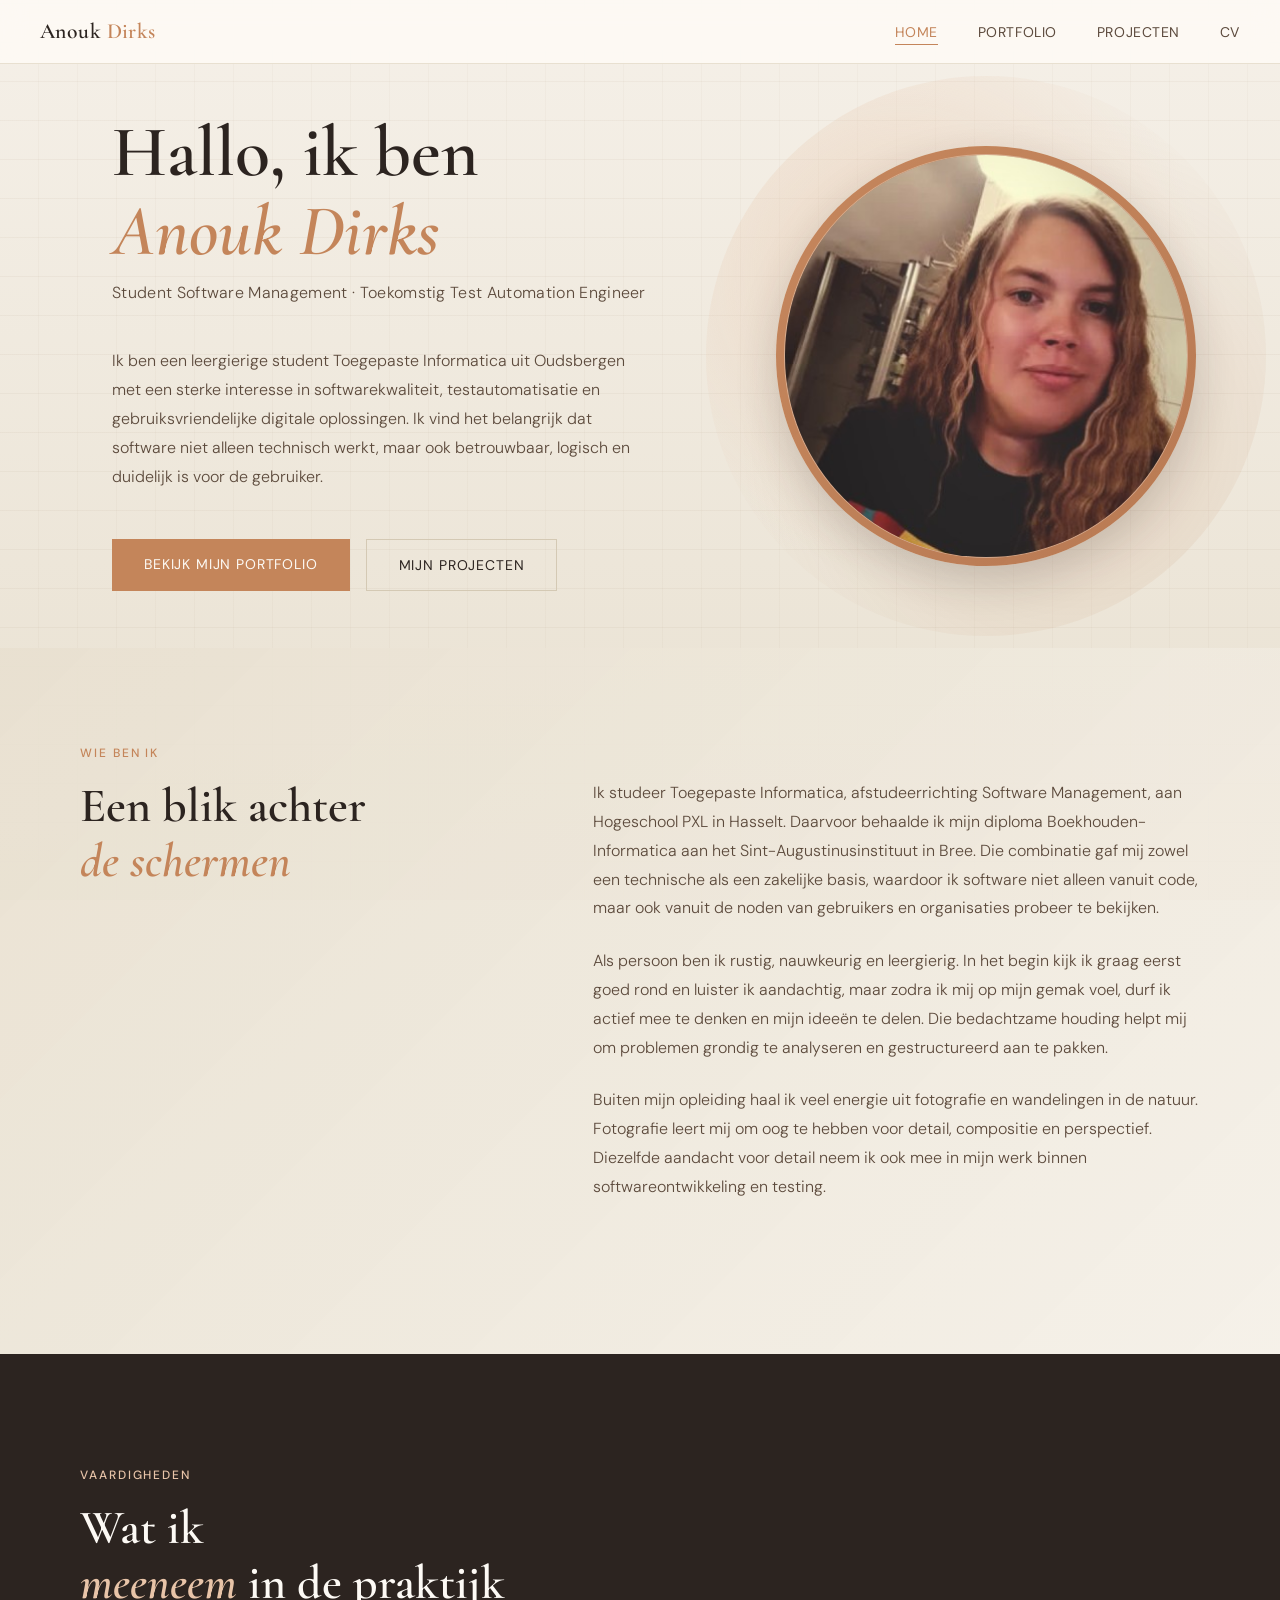
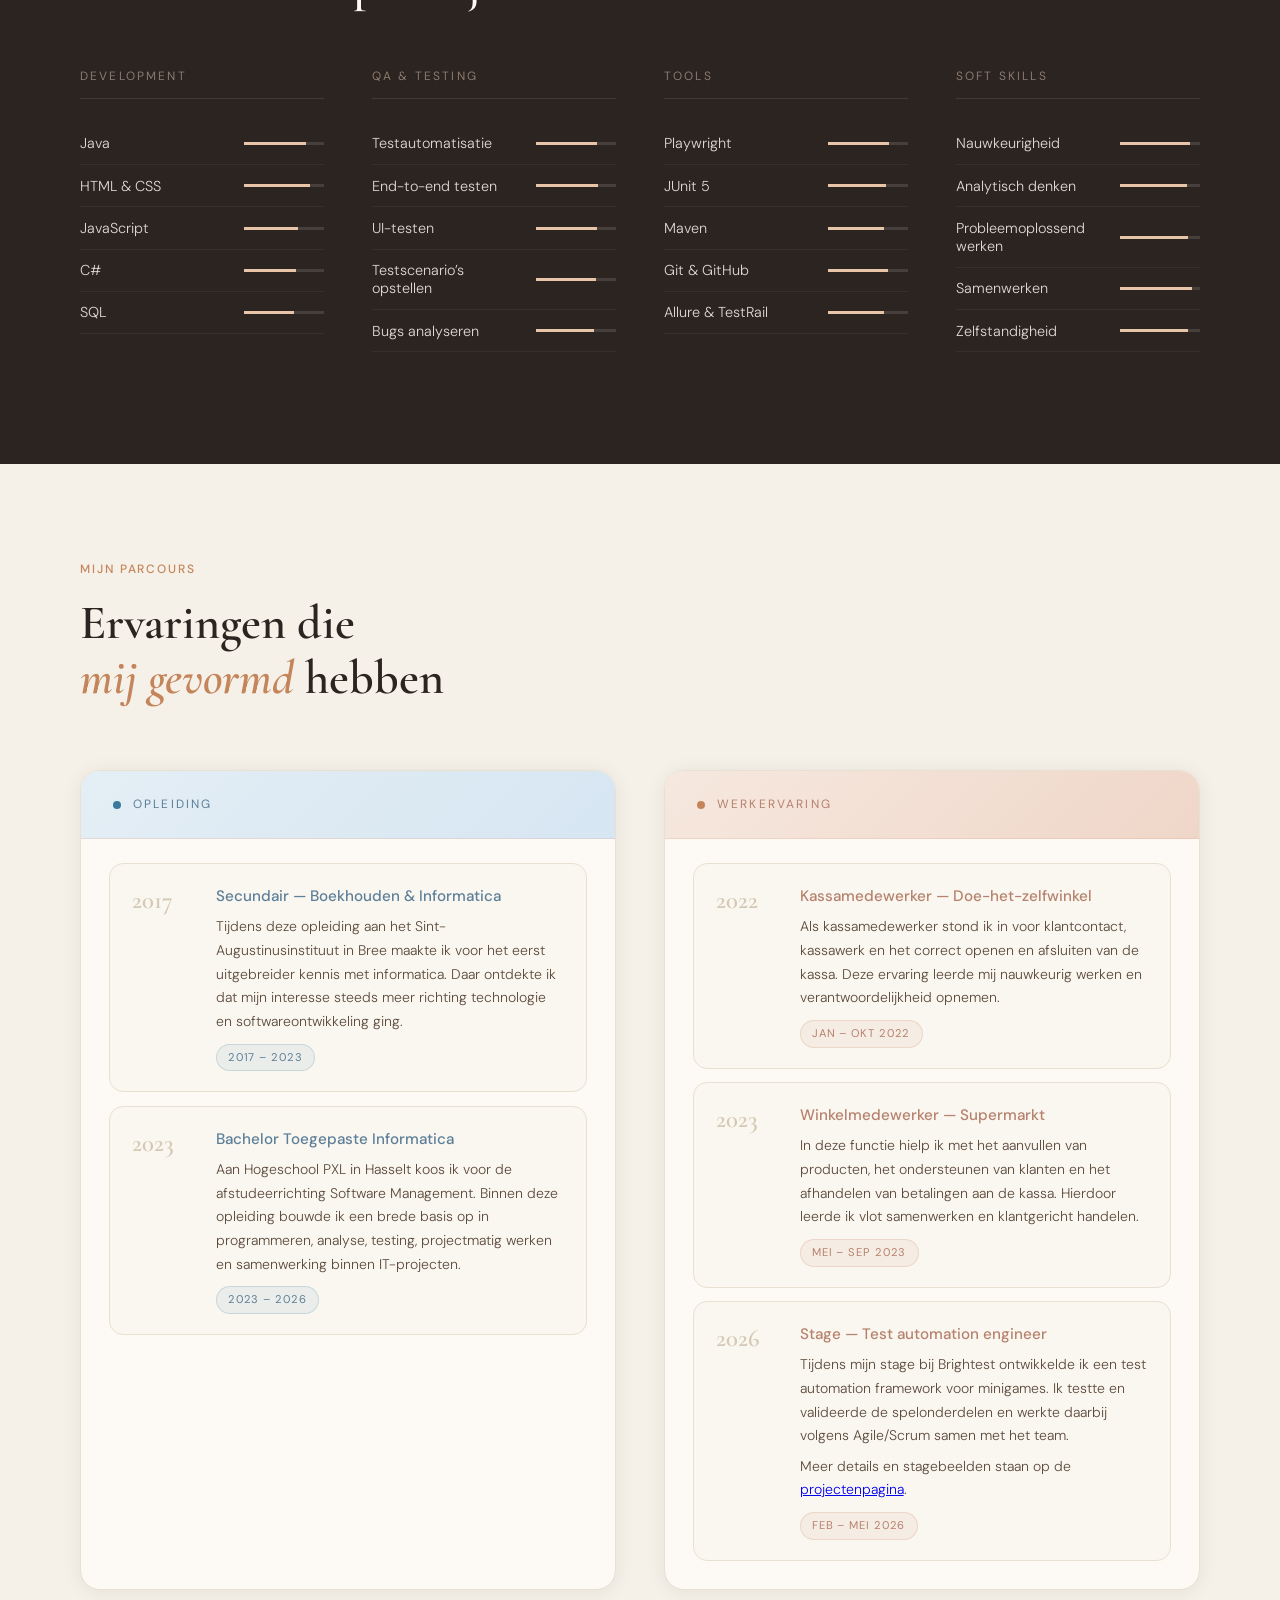
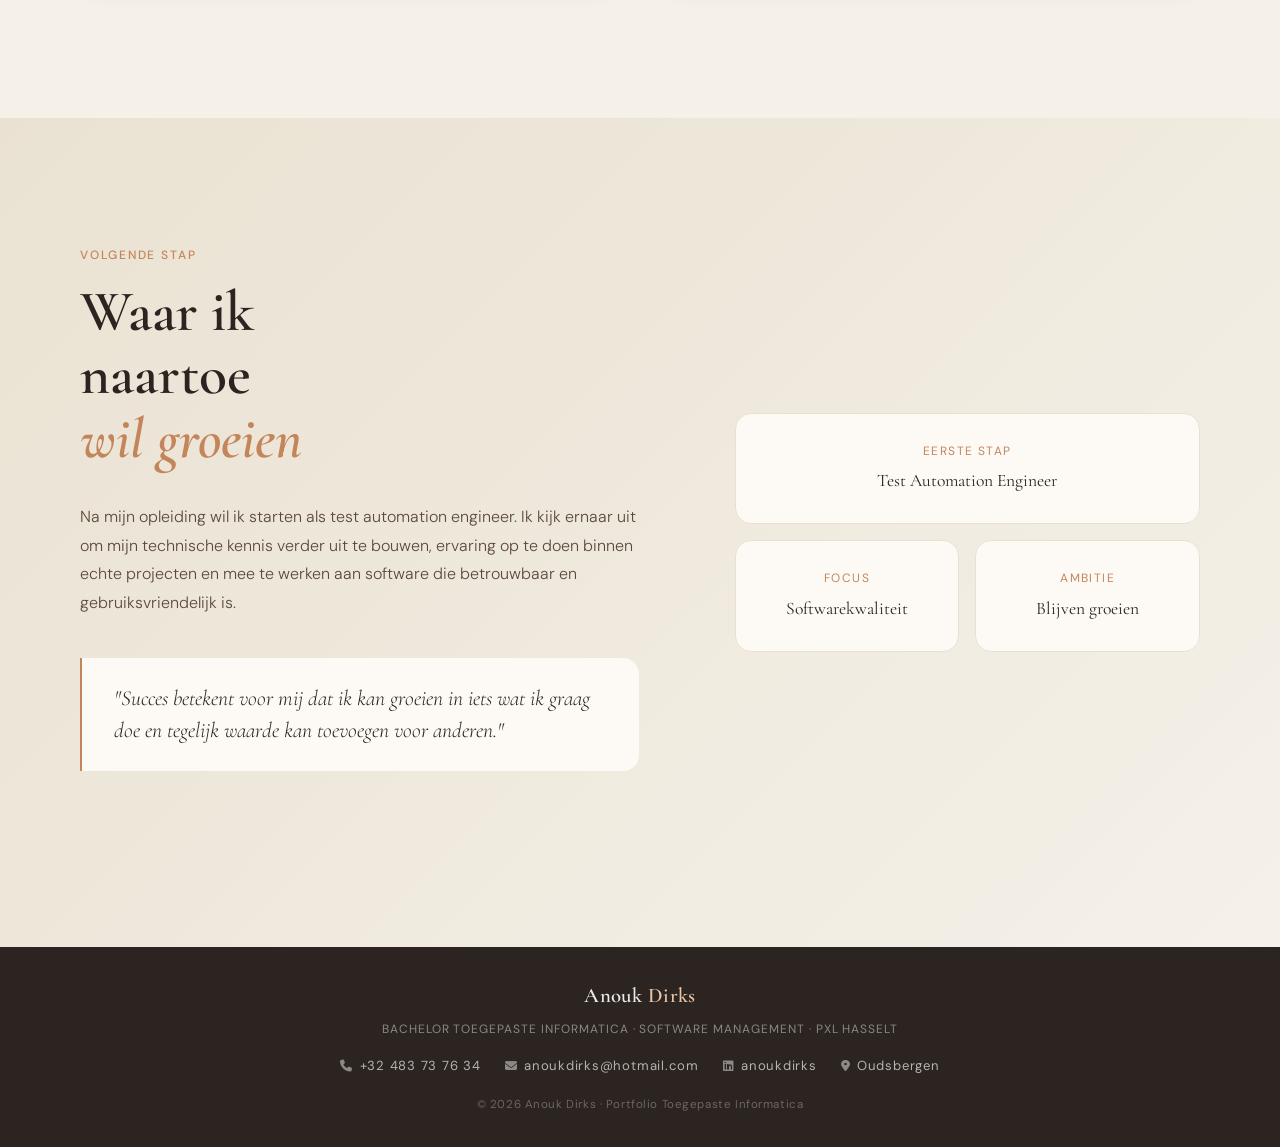
<file: index.html>
<!DOCTYPE html>
<html lang="nl">
<head>
  <meta charset="UTF-8" />
  <meta name="viewport" content="width=device-width, initial-scale=1.0" />
  <title>Home - Anouk Dirks</title>
  <link rel="preconnect" href="https://fonts.googleapis.com" />
  <link rel="preconnect" href="https://fonts.gstatic.com" crossorigin />
  <link href="https://fonts.googleapis.com/css2?family=Cormorant+Garamond:wght@400;500;600&family=DM+Sans:wght@300;400;500&display=swap" rel="stylesheet" />
  <link rel="stylesheet" href="https://cdnjs.cloudflare.com/ajax/libs/font-awesome/6.5.2/css/all.min.css" />
  <link rel="stylesheet" href="./styles/main.css?v=4" />
  <link rel="icon" href="/assets/favicon.ico?v=5" />
  <link rel="icon" type="image/png" sizes="32x32" href="/assets/favicon.png?v=5" />
  <link rel="shortcut icon" href="/assets/favicon.ico?v=5" />
  <link rel="apple-touch-icon" href="/assets/favicon.png?v=5" />
</head>

<body class="home-page">

  <div class="page-bg"></div>

  <!-- NAVIGATION -->
  <nav id="navbar">
    <a href="./index.html" class="nav-logo">Anouk <span>Dirks</span></a>

    <ul class="nav-links" id="navLinks">
      <li><a href="./index.html" class="active">Home</a></li>
      <li><a href="./portfolio.html">Portfolio</a></li>
      <li><a href="./projecten.html">Projecten</a></li>
      <li><a href="./anouk_dirks_CV.pdf" download>CV</a></li>
    </ul>

    <button class="nav-toggle" id="navToggle" aria-label="Menu openen">
      <span></span>
      <span></span>
      <span></span>
    </button>
  </nav>

  <!-- HERO -->
  <section class="hero">
    <div class="hero-left">
      <h1 class="hero-name">Hallo, ik ben<br><em>Anouk Dirks</em></h1>

      <p class="hero-title">Student Software Management · Toekomstig Test Automation Engineer</p>

      <p class="hero-intro">
        Ik ben een leergierige student Toegepaste Informatica uit Oudsbergen met een sterke interesse in softwarekwaliteit, testautomatisatie en gebruiksvriendelijke digitale oplossingen.
        Ik vind het belangrijk dat software niet alleen technisch werkt, maar ook betrouwbaar, logisch en duidelijk is voor de gebruiker.
      </p>

      <div class="hero-ctas">
        <a href="./portfolio.html" class="btn-primary">Bekijk mijn portfolio</a>
        <a href="./projecten.html" class="btn-outline">Mijn projecten</a>
      </div>
    </div>

    <div class="hero-right">
      <!-- Mosaic background -->
      <div class="hero-photo-grid">
        <div class="photo-cell">
          <img src="assets/wie-ben-ik/WieBenIk_Opleiding_1.jpg" alt="" />
        </div>
        <div class="photo-cell">
          <img src="assets/internationalisering/Internationalisering_BIPWeek_1.jpg" alt="" />
        </div>
        <div class="photo-cell">
          <img src="assets/innovatie/Innovatieroute_HackTheFuture_1.jpg" alt="" />
        </div>
        <div class="photo-cell">
          <img src="assets/wie-ben-ik/WieBenIk_Intresses_1.jpg" alt="" />
        </div>
      </div>

      <!-- Profile photo -->
      <div class="profile-wrap">
        <div class="profile-frame">
          <img src="assets/Anouk.png" alt="Anouk Dirks" />
          <div class="profile-tag">
            <span class="profile-tag-name">Anouk Dirks</span>
            <span class="profile-tag-sub">PXL · 2023–2026</span>
          </div>
        </div>
      </div>
    </div>
  </section>

  <!-- ABOUT -->
  <section class="about">
    <div class="reveal">
      <p class="section-label">Wie ben ik</p>

      <div class="about-grid">
        <div>
          <h2 class="about-heading">Een blik achter<br><em>de schermen</em></h2>
        </div>

        <div>
          <p class="about-desc">
            Ik studeer Toegepaste Informatica, afstudeerrichting Software Management, aan Hogeschool PXL in Hasselt.
            Daarvoor behaalde ik mijn diploma Boekhouden-Informatica aan het Sint-Augustinusinstituut in Bree.
            Die combinatie gaf mij zowel een technische als een zakelijke basis, waardoor ik software niet alleen vanuit code, maar ook vanuit de noden van gebruikers en organisaties probeer te bekijken.
          </p>

          <p class="about-desc">
            Als persoon ben ik rustig, nauwkeurig en leergierig.
            In het begin kijk ik graag eerst goed rond en luister ik aandachtig, maar zodra ik mij op mijn gemak voel, durf ik actief mee te denken en mijn ideeën te delen.
            Die bedachtzame houding helpt mij om problemen grondig te analyseren en gestructureerd aan te pakken.
          </p>

          <p class="about-desc">
            Buiten mijn opleiding haal ik veel energie uit fotografie en wandelingen in de natuur.
            Fotografie leert mij om oog te hebben voor detail, compositie en perspectief.
            Diezelfde aandacht voor detail neem ik ook mee in mijn werk binnen softwareontwikkeling en testing.
          </p>
        </div>
      </div>
    </div>
  </section>

  <!-- SKILLS -->
  <section class="skills-section">
    <div class="skills-inner reveal">
      <p class="section-label">Vaardigheden</p>
      <h2 class="skills-heading">Wat ik<br><em>meeneem</em> in de praktijk</h2>

      <div class="skills-cols">

        <!-- DEVELOPMENT -->
        <div>
          <p class="skill-group-title">Development</p>

          <div class="skill-item">
            <span class="skill-name">Java</span>
            <div class="skill-bar-wrap">
              <div class="skill-bar skill-bar--78"></div>
            </div>
          </div>

          <div class="skill-item">
            <span class="skill-name">HTML & CSS</span>
            <div class="skill-bar-wrap">
              <div class="skill-bar skill-bar--82"></div>
            </div>
          </div>

          <div class="skill-item">
            <span class="skill-name">JavaScript</span>
            <div class="skill-bar-wrap">
              <div class="skill-bar skill-bar--68"></div>
            </div>
          </div>

          <div class="skill-item">
            <span class="skill-name">C#</span>
            <div class="skill-bar-wrap">
              <div class="skill-bar skill-bar--65"></div>
            </div>
          </div>

          <div class="skill-item">
            <span class="skill-name">SQL</span>
            <div class="skill-bar-wrap">
              <div class="skill-bar skill-bar--62"></div>
            </div>
          </div>
        </div>

        <!-- QA & TESTING -->
        <div>
          <p class="skill-group-title">QA & Testing</p>

          <div class="skill-item">
            <span class="skill-name">Testautomatisatie</span>
            <div class="skill-bar-wrap">
              <div class="skill-bar skill-bar--76"></div>
            </div>
          </div>

          <div class="skill-item">
            <span class="skill-name">End-to-end testen</span>
            <div class="skill-bar-wrap">
              <div class="skill-bar skill-bar--78"></div>
            </div>
          </div>

          <div class="skill-item">
            <span class="skill-name">UI-testen</span>
            <div class="skill-bar-wrap">
              <div class="skill-bar skill-bar--76"></div>
            </div>
          </div>

          <div class="skill-item">
            <span class="skill-name">Testscenario’s opstellen</span>
            <div class="skill-bar-wrap">
              <div class="skill-bar skill-bar--75"></div>
            </div>
          </div>

          <div class="skill-item">
            <span class="skill-name">Bugs analyseren</span>
            <div class="skill-bar-wrap">
              <div class="skill-bar skill-bar--72"></div>
            </div>
          </div>
        </div>

        <!-- TOOLS -->
        <div>
          <p class="skill-group-title">Tools</p>

          <div class="skill-item">
            <span class="skill-name">Playwright</span>
            <div class="skill-bar-wrap">
              <div class="skill-bar skill-bar--76"></div>
            </div>
          </div>

          <div class="skill-item">
            <span class="skill-name">JUnit 5</span>
            <div class="skill-bar-wrap">
              <div class="skill-bar skill-bar--72"></div>
            </div>
          </div>

          <div class="skill-item">
            <span class="skill-name">Maven</span>
            <div class="skill-bar-wrap">
              <div class="skill-bar skill-bar--70"></div>
            </div>
          </div>

          <div class="skill-item">
            <span class="skill-name">Git & GitHub</span>
            <div class="skill-bar-wrap">
              <div class="skill-bar skill-bar--75"></div>
            </div>
          </div>

          <div class="skill-item">
            <span class="skill-name">Allure & TestRail</span>
            <div class="skill-bar-wrap">
              <div class="skill-bar skill-bar--70"></div>
            </div>
          </div>
        </div>

        <!-- SOFT SKILLS -->
        <div>
          <p class="skill-group-title">Soft skills</p>

          <div class="skill-item">
            <span class="skill-name">Nauwkeurigheid</span>
            <div class="skill-bar-wrap">
              <div class="skill-bar skill-bar--88"></div>
            </div>
          </div>

          <div class="skill-item">
            <span class="skill-name">Analytisch denken</span>
            <div class="skill-bar-wrap">
              <div class="skill-bar skill-bar--84"></div>
            </div>
          </div>

          <div class="skill-item">
            <span class="skill-name">Probleemoplossend werken</span>
            <div class="skill-bar-wrap">
              <div class="skill-bar skill-bar--85"></div>
            </div>
          </div>

          <div class="skill-item">
            <span class="skill-name">Samenwerken</span>
            <div class="skill-bar-wrap">
              <div class="skill-bar skill-bar--90"></div>
            </div>
          </div>

          <div class="skill-item">
            <span class="skill-name">Zelfstandigheid</span>
            <div class="skill-bar-wrap">
              <div class="skill-bar skill-bar--85"></div>
            </div>
          </div>
        </div>

      </div>
    </div>
  </section>

  <!-- JOURNEY / TIMELINE -->
  <section class="journey">
    <div class="reveal">
      <p class="section-label">Mijn parcours</p>
      <h2 class="journey-heading">Ervaringen die<br><em>mij gevormd</em> hebben</h2>

      <div class="journey-cols">

        <!-- OPLEIDING -->
        <div class="col-school">
          <div class="journey-col-title">
            <span class="col-dot"></span>Opleiding
          </div>

          <div class="tl-list">
            <div class="tl-item">
              <div class="tl-year">2017</div>
              <div class="tl-body">
                <div class="tl-title">Secundair — Boekhouden & Informatica</div>
                <div class="tl-text">
                  Tijdens deze opleiding aan het Sint-Augustinusinstituut in Bree maakte ik voor het eerst uitgebreider kennis met informatica.
                  Daar ontdekte ik dat mijn interesse steeds meer richting technologie en softwareontwikkeling ging.
                </div>
                <span class="tl-tag">2017 – 2023</span>
              </div>
            </div>

            <div class="tl-item">
              <div class="tl-year">2023</div>
              <div class="tl-body">
                <div class="tl-title">Bachelor Toegepaste Informatica</div>
                <div class="tl-text">
                  Aan Hogeschool PXL in Hasselt koos ik voor de afstudeerrichting Software Management.
                  Binnen deze opleiding bouwde ik een brede basis op in programmeren, analyse, testing, projectmatig werken en samenwerking binnen IT-projecten.
                </div>
                <span class="tl-tag">2023 – 2026</span>
              </div>
            </div>
          </div>
        </div>

        <!-- WERKERVARING -->
        <div class="col-work">
          <div class="journey-col-title">
            <span class="col-dot"></span>Werkervaring
          </div>

          <div class="tl-list">
            <div class="tl-item">
              <div class="tl-year">2022</div>
              <div class="tl-body">
                <div class="tl-title">Kassamedewerker — Doe-het-zelfwinkel</div>
                <div class="tl-text">
                  Als kassamedewerker stond ik in voor klantcontact, kassawerk en het correct openen en afsluiten van de kassa.
                  Deze ervaring leerde mij nauwkeurig werken en verantwoordelijkheid opnemen.
                </div>
                <span class="tl-tag">Jan – Okt 2022</span>
              </div>
            </div>

            <div class="tl-item">
              <div class="tl-year">2023</div>
              <div class="tl-body">
                <div class="tl-title">Winkelmedewerker — Supermarkt</div>
                <div class="tl-text">
                  In deze functie hielp ik met het aanvullen van producten, het ondersteunen van klanten en het afhandelen van betalingen aan de kassa.
                  Hierdoor leerde ik vlot samenwerken en klantgericht handelen.
                </div>
                <span class="tl-tag">Mei – Sep 2023</span>
              </div>
            </div>

            <div class="tl-item">
              <div class="tl-year">2026</div>
              <div class="tl-body">
                <div class="tl-title">Stage — Test automation engineer</div>
                <div class="tl-text">
                  Tijdens mijn stage bij Brightest ontwikkelde ik een test automation framework voor minigames.
                  Ik testte en valideerde de spelonderdelen en werkte daarbij volgens Agile/Scrum samen met het team.
                </div>
                <div class="tl-text" style="margin-top:0.4rem">
                  Meer details en stagebeelden staan op de <a href="./projecten.html">projectenpagina</a>.
                </div>
                <span class="tl-tag">Feb – Mei 2026</span>
              </div>
            </div>
          </div>
        </div>

      </div>
    </div>
  </section>

  <!-- FUTURE -->
  <section class="future">
    <div class="future-inner reveal">
      <div>
        <p class="section-label">Volgende stap</p>
        <h2 class="future-heading">Waar ik<br>naartoe<br><em>wil groeien</em></h2>

        <p class="future-text">
          Na mijn opleiding wil ik starten als test automation engineer.
          Ik kijk ernaar uit om mijn technische kennis verder uit te bouwen, ervaring op te doen binnen echte projecten en mee te werken aan software die betrouwbaar en gebruiksvriendelijk is.
        </p>

        <div class="quote-block">
          <p class="quote-text">
            "Succes betekent voor mij dat ik kan groeien in iets wat ik graag doe en tegelijk waarde kan toevoegen voor anderen."
          </p>
        </div>
      </div>

      <div class="future-visual">
        <div class="future-card">
          <div class="future-card-label">Eerste stap</div>
          <div class="future-card-value">Test Automation Engineer</div>
        </div>

        <div class="future-card">
          <div class="future-card-label">Focus</div>
          <div class="future-card-value">Softwarekwaliteit</div>
        </div>

        <div class="future-card">
          <div class="future-card-label">Ambitie</div>
          <div class="future-card-value">Blijven groeien</div>
        </div>
      </div>
    </div>
  </section>

  <!-- FOOTER -->
  <footer>
    <div class="footer-inner">
      <p class="footer-name">Anouk <span>Dirks</span></p>
      <p class="footer-tagline">Bachelor Toegepaste Informatica · Software Management · PXL Hasselt</p>

      <div class="footer-contact">
        <a href="tel:+32483737634">
          <i class="fa-solid fa-phone"></i> +32 483 73 76 34
        </a>
        <a href="mailto:anoukdirks@hotmail.com">
          <i class="fa-solid fa-envelope"></i> anoukdirks@hotmail.com
        </a>
        <a href="https://www.linkedin.com/in/anoukdirks/?locale=en" target="_blank" rel="noopener">
          <i class="fa-brands fa-linkedin"></i> anoukdirks
        </a>
        <span>
          <i class="fa-solid fa-location-dot"></i> Oudsbergen
        </span>
      </div>

      <p class="footer-copy">© 2026 Anouk Dirks · Portfolio Toegepaste Informatica</p>
    </div>
  </footer>

  <script>
    // Scroll reveal
    const reveals = document.querySelectorAll('.reveal');

    const io = new IntersectionObserver((entries) => {
      entries.forEach(e => {
        if (e.isIntersecting) {
          e.target.classList.add('in-view');
          io.unobserve(e.target);
        }
      });
    }, { threshold: 0.12 });

    reveals.forEach(el => io.observe(el));

    // Skill bars animate on scroll
    const skillBars = document.querySelectorAll('.skill-bar');

    const skillIO = new IntersectionObserver((entries) => {
      entries.forEach(e => {
        if (e.isIntersecting) {
          e.target.classList.add('visible');
          skillIO.unobserve(e.target);
        }
      });
    }, { threshold: 0.3 });

    skillBars.forEach(b => skillIO.observe(b));

    // Mobile navigation
    const navToggle = document.getElementById('navToggle');
    const navLinks = document.getElementById('navLinks');

    navToggle?.addEventListener('click', () => {
      navLinks?.classList.toggle('open');
    });
  </script>

</body>
</html>
</file>
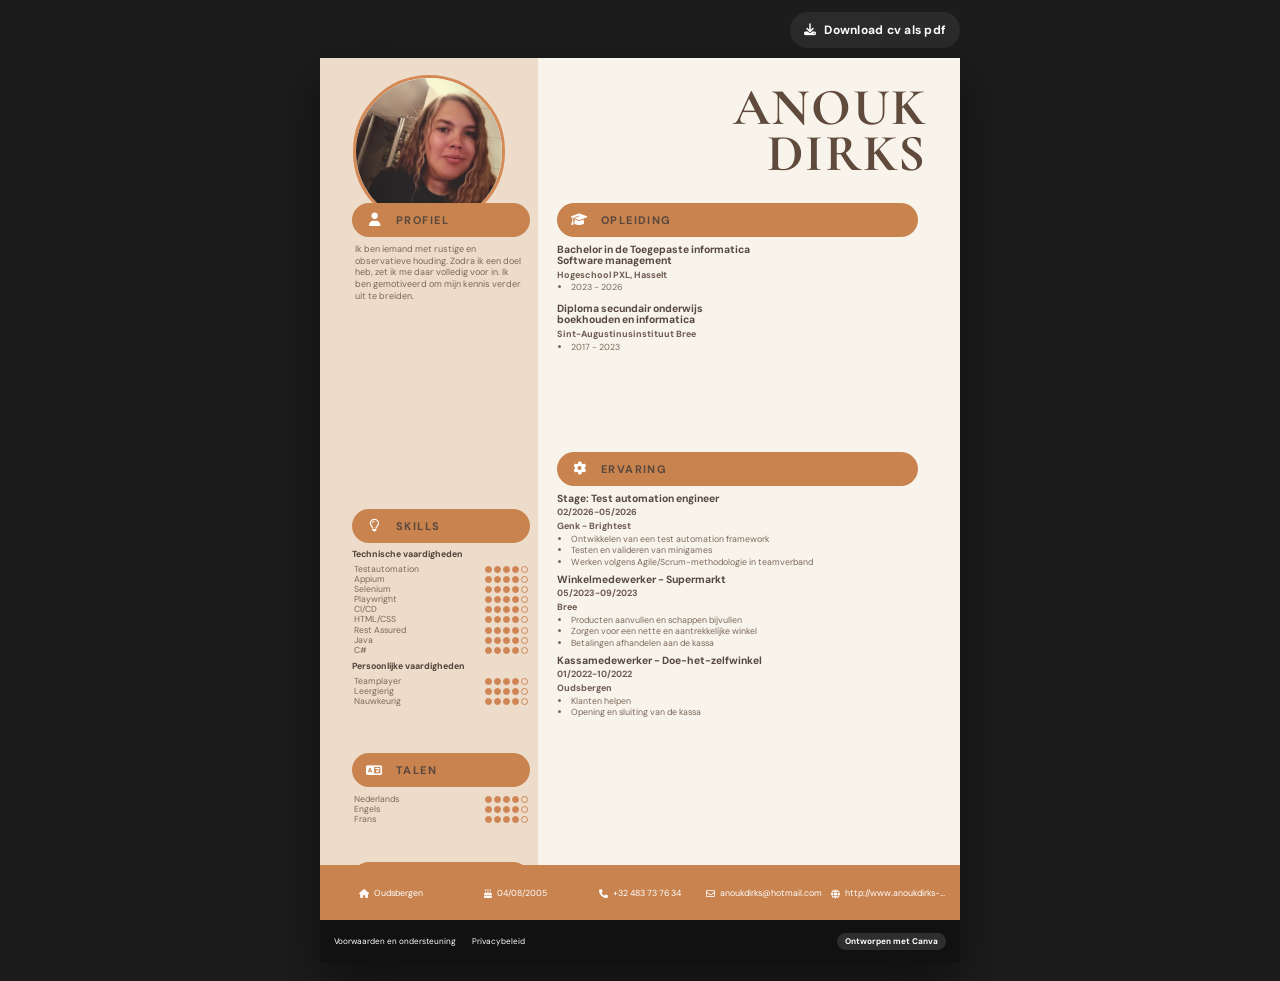
<file: cv.html>
<!DOCTYPE html>
<html lang="nl-NL">
<head>
<meta charset="utf-8">
<meta name="viewport" content="width=device-width, initial-scale=1">
<title>CV - Anouk Dirks</title>
<meta name="description" content="CV van Anouk Dirks">
<link rel="preconnect" href="https://fonts.googleapis.com">
<link rel="preconnect" href="https://fonts.gstatic.com" crossorigin>
<link href="https://fonts.googleapis.com/css2?family=Cormorant+Garamond:wght@500;600;700&family=DM+Sans:wght@400;500;700&display=swap" rel="stylesheet">
<link rel="stylesheet" href="https://cdnjs.cloudflare.com/ajax/libs/font-awesome/6.5.2/css/all.min.css">
<link rel="icon" href="./assets/favicon.ico">
<style>
  :root {
    --page: #f7f1e8;
    --left: #ecdcc9;
    --footer: #c8834f;
    --footer-dark: #111111;
    --header: #c8834f;
    --ink: #5f4a3b;
    --muted: #7c6859;
    --paper: #fffdf9;
    --dot: #cf8554;
  }

  * { box-sizing: border-box; }
  html, body { margin: 0; min-height: 100%; }

  body {
    font-family: "DM Sans", sans-serif;
    background: #1c1c1c;
    color: var(--ink);
    display: flex;
    justify-content: center;
    padding: 12px 10px 18px;
  }

  a { color: inherit; }

  .page-wrap {
    width: min(640px, 100%);
  }

  .download-row {
    display: flex;
    justify-content: flex-end;
    margin: 0 0 10px;
  }

  .download-btn {
    display: inline-flex;
    align-items: center;
    gap: 8px;
    padding: 10px 14px;
    border-radius: 999px;
    background: #2b2b2b;
    color: #fff;
    text-decoration: none;
    font-size: 12px;
    font-weight: 700;
    letter-spacing: 0.02em;
  }

  .cv-sheet {
    position: relative;
    aspect-ratio: 210 / 297;
    background: var(--paper);
    overflow: hidden;
    box-shadow: 0 20px 50px rgba(0,0,0,0.45);
  }

  .cv-layout {
    position: absolute;
    inset: 0;
  }

  .left-col {
    position: absolute;
    inset: 0 auto 0 0;
    width: 34%;
    background: var(--left);
  }

  .right-col {
    position: absolute;
    inset: 0 0 0 34%;
    background: #f8f4ec;
  }

  .portrait-wrap {
    position: absolute;
    left: 5.1%;
    top: 1.9%;
    width: 23.8%;
    aspect-ratio: 1;
    border-radius: 50%;
    background: #fff;
    border: 3px solid #d58a55;
    box-shadow: 0 0 0 5px rgba(255,255,255,0.08) inset;
    overflow: hidden;
  }

  .portrait-wrap img {
    width: 100%;
    height: 100%;
    object-fit: cover;
    object-position: center top;
    display: block;
  }

  .name-block {
    position: absolute;
    top: 3.0%;
    right: 5.2%;
    text-align: right;
    line-height: 0.88;
    color: var(--ink);
  }

  .name-block span {
    display: block;
    font-family: "Cormorant Garamond", serif;
    font-size: clamp(36px, 6.2vw, 52px);
    font-weight: 700;
    letter-spacing: 0.03em;
    text-transform: uppercase;
  }

  .section-pill {
    height: 34px;
    border-radius: 999px;
    background: var(--header);
    color: #5a473d;
    display: flex;
    align-items: center;
    padding: 0 14px;
    gap: 12px;
    text-transform: uppercase;
    letter-spacing: 0.13em;
    font-size: 11px;
    font-weight: 700;
  }

  .section-pill .icon {
    width: 18px;
    display: inline-flex;
    align-items: center;
    justify-content: center;
    color: #fff;
    font-size: 13px;
    flex: 0 0 auto;
  }

  .sidebar-block {
    position: absolute;
    left: 5.0%;
    width: 27.8%;
  }

  .profile-block { top: 16.0%; }
  .skills-block { top: 49.8%; }
  .languages-block { top: 76.8%; }
  .interests-block { top: 88.8%; }

  .block-copy {
    margin: 7px 0 0;
    font-size: 9px;
    line-height: 1.3;
    color: var(--muted);
    padding: 0 3px;
  }

  .skills-list {
    margin: 5px 0 0;
    padding: 0 2px;
    list-style: none;
    font-size: 8.7px;
    line-height: 1.05;
    color: var(--muted);
  }

  .skill-row {
    display: grid;
    grid-template-columns: 1fr auto;
    gap: 6px;
    align-items: center;
    margin: 1px 0;
  }

  .skill-name { white-space: nowrap; overflow: hidden; text-overflow: ellipsis; }
  .dots { display: inline-flex; gap: 2px; }
  .dots i {
    width: 7px;
    height: 7px;
    border-radius: 50%;
    border: 1px solid var(--dot);
    background: transparent;
  }
  .dots i.filled { background: var(--dot); }

  .subhead {
    margin: 5px 0 3px;
    font-size: 8.8px;
    font-weight: 700;
    color: #4f4138;
  }

  .bullets {
    margin: 5px 0 0;
    padding-left: 14px;
    color: var(--muted);
    font-size: 8.8px;
    line-height: 1.18;
  }

  .bullets li { margin: 2px 0; }

  .right-block {
    position: absolute;
    left: 37.0%;
    width: 56.5%;
  }

  .edu-block { top: 16.0%; }
  .exp-block { top: 43.5%; }

  .entry {
    margin-top: 7px;
  }

  .entry-title {
    margin: 0;
    font-size: 10.4px;
    line-height: 1.1;
    font-weight: 700;
    color: #56483e;
  }

  .entry-meta {
    margin: 3px 0 0;
    font-size: 9px;
    line-height: 1.2;
    color: #6d5a4f;
    font-weight: 700;
  }

  .entry-list {
    margin: 2px 0 0;
    padding-left: 14px;
    font-size: 8.8px;
    line-height: 1.18;
    color: var(--muted);
  }

  .entry-list li { margin: 1px 0; }

  .footer-contact {
    position: absolute;
    left: 0;
    right: 0;
    bottom: 4.6%;
    height: 6.2%;
    background: var(--footer);
    display: grid;
    grid-template-columns: repeat(5, 1fr);
    align-items: center;
    gap: 8px;
    padding: 0 13px;
    color: #fff;
    font-size: 8.8px;
  }

  .footer-item {
    display: flex;
    align-items: center;
    gap: 5px;
    justify-content: center;
    text-align: center;
    min-width: 0;
  }

  .footer-item i {
    font-size: 9px;
    opacity: 0.95;
    flex: 0 0 auto;
  }

  .footer-item span {
    overflow: hidden;
    text-overflow: ellipsis;
    white-space: nowrap;
  }

  .canva-footer {
    position: absolute;
    left: 0;
    right: 0;
    bottom: 0;
    height: 4.8%;
    background: var(--footer-dark);
    color: #fff;
    font-size: 8.2px;
    display: flex;
    align-items: center;
    justify-content: space-between;
    padding: 0 14px;
  }

  .canva-footer .links {
    display: flex;
    gap: 16px;
    white-space: nowrap;
  }

  .canva-badge {
    background: #2e2e2e;
    padding: 3px 8px;
    border-radius: 999px;
    font-weight: 700;
  }

  @media (max-width: 700px) {
    body { padding: 8px 6px 14px; }
    .page-wrap { width: 100%; }
    .cv-sheet { box-shadow: 0 16px 36px rgba(0,0,0,0.45); }
    .name-block span { font-size: clamp(34px, 8.8vw, 46px); }
    .section-pill { height: 32px; font-size: 10px; }
    .block-copy,
    .skills-list,
    .bullets,
    .entry-list,
    .footer-contact,
    .canva-footer { font-size: 8.5px; }
  }
</style>
</head>
<body>
  <div class="page-wrap">
    <div class="download-row">
      <a class="download-btn" href="./anouk_dirks_CV.pdf" download>
        <i class="fa-solid fa-download"></i>
        Download cv als pdf
      </a>
    </div>

    <main class="cv-sheet" aria-label="CV van Anouk Dirks">
      <div class="cv-layout">
        <div class="left-col"></div>
        <div class="right-col"></div>

        <div class="portrait-wrap" aria-hidden="true">
          <img src="./assets/Anouk.png" alt="Anouk Dirks">
        </div>

        <div class="name-block" aria-label="Naam">
          <span>Anouk</span>
          <span>Dirks</span>
        </div>

        <section class="sidebar-block profile-block">
          <div class="section-pill"><span class="icon"><i class="fa-solid fa-user"></i></span><span>Profiel</span></div>
          <p class="block-copy">Ik ben iemand met rustige en observatieve houding. Zodra ik een doel heb, zet ik me daar volledig voor in. Ik ben gemotiveerd om mijn kennis verder uit te breiden.</p>
        </section>

        <section class="sidebar-block skills-block">
          <div class="section-pill"><span class="icon"><i class="fa-regular fa-lightbulb"></i></span><span>Skills</span></div>
          <div class="subhead">Technische vaardigheden</div>
          <div class="skills-list">
            <div class="skill-row"><span class="skill-name">Testautomation</span><span class="dots"><i class="filled"></i><i class="filled"></i><i class="filled"></i><i class="filled"></i><i></i></span></div>
            <div class="skill-row"><span class="skill-name">Appium</span><span class="dots"><i class="filled"></i><i class="filled"></i><i class="filled"></i><i class="filled"></i><i></i></span></div>
            <div class="skill-row"><span class="skill-name">Selenium</span><span class="dots"><i class="filled"></i><i class="filled"></i><i class="filled"></i><i class="filled"></i><i></i></span></div>
            <div class="skill-row"><span class="skill-name">Playwright</span><span class="dots"><i class="filled"></i><i class="filled"></i><i class="filled"></i><i class="filled"></i><i></i></span></div>
            <div class="skill-row"><span class="skill-name">CI/CD</span><span class="dots"><i class="filled"></i><i class="filled"></i><i class="filled"></i><i class="filled"></i><i></i></span></div>
            <div class="skill-row"><span class="skill-name">HTML/CSS</span><span class="dots"><i class="filled"></i><i class="filled"></i><i class="filled"></i><i class="filled"></i><i></i></span></div>
            <div class="skill-row"><span class="skill-name">Rest Assured</span><span class="dots"><i class="filled"></i><i class="filled"></i><i class="filled"></i><i class="filled"></i><i></i></span></div>
            <div class="skill-row"><span class="skill-name">Java</span><span class="dots"><i class="filled"></i><i class="filled"></i><i class="filled"></i><i class="filled"></i><i></i></span></div>
            <div class="skill-row"><span class="skill-name">C#</span><span class="dots"><i class="filled"></i><i class="filled"></i><i class="filled"></i><i class="filled"></i><i></i></span></div>
          </div>

          <div class="subhead">Persoonlijke vaardigheden</div>
          <div class="skills-list">
            <div class="skill-row"><span class="skill-name">Teamplayer</span><span class="dots"><i class="filled"></i><i class="filled"></i><i class="filled"></i><i class="filled"></i><i></i></span></div>
            <div class="skill-row"><span class="skill-name">Leergierig</span><span class="dots"><i class="filled"></i><i class="filled"></i><i class="filled"></i><i class="filled"></i><i></i></span></div>
            <div class="skill-row"><span class="skill-name">Nauwkeurig</span><span class="dots"><i class="filled"></i><i class="filled"></i><i class="filled"></i><i class="filled"></i><i></i></span></div>
          </div>
        </section>

        <section class="sidebar-block languages-block">
          <div class="section-pill"><span class="icon"><i class="fa-solid fa-language"></i></span><span>Talen</span></div>
          <div class="skills-list" style="margin-top: 8px;">
            <div class="skill-row"><span class="skill-name">Nederlands</span><span class="dots"><i class="filled"></i><i class="filled"></i><i class="filled"></i><i class="filled"></i><i></i></span></div>
            <div class="skill-row"><span class="skill-name">Engels</span><span class="dots"><i class="filled"></i><i class="filled"></i><i class="filled"></i><i class="filled"></i><i></i></span></div>
            <div class="skill-row"><span class="skill-name">Frans</span><span class="dots"><i class="filled"></i><i class="filled"></i><i class="filled"></i><i class="filled"></i><i></i></span></div>
          </div>
        </section>

        <section class="sidebar-block interests-block">
          <div class="section-pill"><span class="icon"><i class="fa-solid fa-icons"></i></span><span>Interesses</span></div>
          <ul class="bullets">
            <li>Fotografie</li>
            <li>Dieren</li>
            <li>Natuur</li>
          </ul>
        </section>

        <section class="right-block edu-block">
          <div class="section-pill"><span class="icon"><i class="fa-solid fa-graduation-cap"></i></span><span>Opleiding</span></div>
          <div class="entry">
            <p class="entry-title">Bachelor in de Toegepaste informatica</p>
            <p class="entry-title">Software management</p>
            <p class="entry-meta">Hogeschool PXL, Hasselt</p>
            <ul class="entry-list">
              <li>2023 - 2026</li>
            </ul>
          </div>
          <div class="entry" style="margin-top: 10px;">
            <p class="entry-title">Diploma secundair onderwijs</p>
            <p class="entry-title">boekhouden en informatica</p>
            <p class="entry-meta">Sint-Augustinusinstituut Bree</p>
            <ul class="entry-list">
              <li>2017 - 2023</li>
            </ul>
          </div>
        </section>

        <section class="right-block exp-block">
          <div class="section-pill"><span class="icon"><i class="fa-solid fa-gear"></i></span><span>Ervaring</span></div>
          <div class="entry">
            <p class="entry-title">Stage: Test automation engineer</p>
            <p class="entry-meta">02/2026-05/2026</p>
            <p class="entry-meta">Genk - Brightest</p>
            <ul class="entry-list">
              <li>Ontwikkelen van een test automation framework</li>
              <li>Testen en valideren van minigames</li>
              <li>Werken volgens Agile/Scrum-methodologie in teamverband</li>
            </ul>
          </div>
          <div class="entry">
            <p class="entry-title">Winkelmedewerker - Supermarkt</p>
            <p class="entry-meta">05/2023-09/2023</p>
            <p class="entry-meta">Bree</p>
            <ul class="entry-list">
              <li>Producten aanvullen en schappen bijvullen</li>
              <li>Zorgen voor een nette en aantrekkelijke winkel</li>
              <li>Betalingen afhandelen aan de kassa</li>
            </ul>
          </div>
          <div class="entry">
            <p class="entry-title">Kassamedewerker - Doe-het-zelfwinkel</p>
            <p class="entry-meta">01/2022-10/2022</p>
            <p class="entry-meta">Oudsbergen</p>
            <ul class="entry-list">
              <li>Klanten helpen</li>
              <li>Opening en sluiting van de kassa</li>
            </ul>
          </div>
        </section>

        <div class="footer-contact">
          <div class="footer-item"><i class="fa-solid fa-house"></i><span>Oudsbergen</span></div>
          <div class="footer-item"><i class="fa-solid fa-cake-candles"></i><span>04/08/2005</span></div>
          <div class="footer-item"><i class="fa-solid fa-phone"></i><span>+32 483 73 76 34</span></div>
          <div class="footer-item"><i class="fa-regular fa-envelope"></i><span>anoukdirks@hotmail.com</span></div>
          <div class="footer-item"><i class="fa-solid fa-globe"></i><span>http://www.anoukdirks-portfolio.be</span></div>
        </div>

        <div class="canva-footer">
          <div class="links">
            <span>Voorwaarden en ondersteuning</span>
            <span>Privacybeleid</span>
          </div>
          <div class="canva-badge">Ontworpen met Canva</div>
        </div>
      </div>
    </main>
  </div>
</body>
</html>
</file>
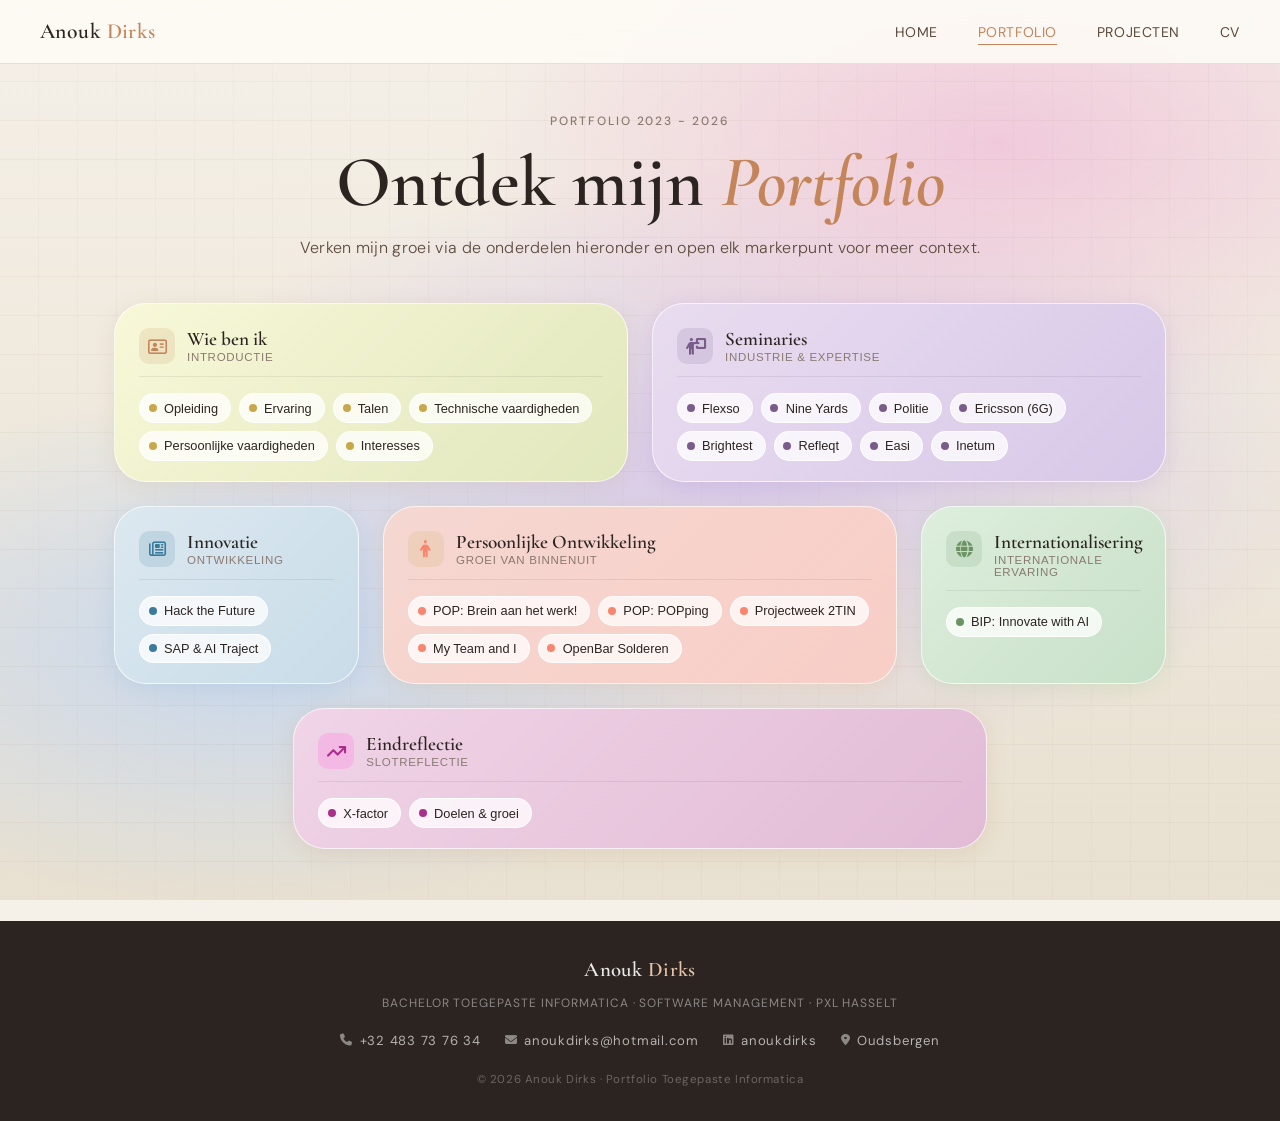
<file: portfolio.html>
﻿<!DOCTYPE html>
<html lang="nl">
<head>
<meta charset="UTF-8">
<meta name="viewport" content="width=device-width, initial-scale=1.0">
<title>Portfolio - Anouk Dirks</title>
<link rel="preconnect" href="https://fonts.googleapis.com">
<link rel="preconnect" href="https://fonts.gstatic.com" crossorigin>
<link href="https://fonts.googleapis.com/css2?family=Cormorant+Garamond:wght@400;500;600&family=DM+Sans:wght@300;400;500&display=swap" rel="stylesheet">
<link rel="stylesheet" href="https://cdnjs.cloudflare.com/ajax/libs/font-awesome/6.5.2/css/all.min.css">
<link rel="stylesheet" href="./styles/main.css?v=4">
<link rel="icon" href="/assets/favicon.ico?v=5">
<link rel="icon" type="image/png" sizes="32x32" href="/assets/favicon.png?v=5">
<link rel="shortcut icon" href="/assets/favicon.ico?v=5">
<link rel="apple-touch-icon" href="/assets/favicon.png?v=5">
</head>
<body class="index-page">

<div class="page-bg"></div>

<!-- NAVIGATION -->
<nav id="navbar">
  <a href="./index.html" class="nav-logo">Anouk <span>Dirks</span></a>
  <ul class="nav-links" id="navLinks">
    <li><a href="./index.html">Home</a></li>
    <li><a href="./portfolio.html" class="active">Portfolio</a></li>
    <li><a href="./projecten.html" >Projecten</a></li>
    <li><a href="./anouk_dirks_CV.pdf" download>CV</a></li>
  </ul>
  <button class="nav-toggle" id="navToggle" aria-label="Menu openen">
    <span></span><span></span><span></span>
  </button>
</nav>

<!-- ============================================
     HERO + OVERVIEW
============================================ -->
<section id="home">
  <div class="hero-header">
    <p class="hero-subtitle-top">Portfolio 2023 - 2026</p>
    <h1 class="hero-title">Ontdek mijn <em>Portfolio</em></h1>
    <p class="hero-desc">Verken mijn groei via de onderdelen hieronder en open elk markerpunt voor meer context.</p>
  </div>

  <!-- MAIN OVERVIEW -->
  <div class="overview-canvas">
    <div class="topic-grid" id="topicGrid">

      <!-- PANEL 1: Wie ben ik -->
      <article class="topic-card topic-card--wie fade-in topic-card--clickable" id="topic-wie" data-section-target="wie-ben-ik">
        <div class="topic-card-header">
          <div class="topic-card-icon topic-card-icon--who" aria-hidden="true">
            <i class="fa-regular fa-address-card"></i>
          </div>
          <div>
            <button class="topic-title-trigger" type="button" data-section-target="wie-ben-ik" aria-label="Open pop-up voor Wie ben ik">
              <h2 class="topic-title">Wie ben ik</h2>
              <p class="topic-tagline">Introductie</p>
            </button>
          </div>
        </div>
        <div class="markers-grid">
          <button class="marker" data-modal="who-opleiding">
            <span class="marker-dot"></span>Opleiding
          </button>
          <button class="marker" data-modal="who-ervaring">
            <span class="marker-dot"></span>Ervaring
          </button>
          <button class="marker" data-modal="who-talen">
            <span class="marker-dot"></span>Talen
          </button>
          <button class="marker" data-modal="who-tech-skills">
            <span class="marker-dot"></span>Technische vaardigheden
          </button>
          <button class="marker" data-modal="who-soft-skills">
            <span class="marker-dot"></span>Persoonlijke vaardigheden
          </button>
          <button class="marker" data-modal="who-interesses">
            <span class="marker-dot"></span>Interesses
          </button>
        </div>
      </article>

      <!-- PANEL 2: Innovatie -->
      <article class="topic-card topic-card--innovatie fade-in topic-card--clickable" id="topic-innovatie" data-section-target="innovatie">
        <div class="topic-card-header">
          <div class="topic-card-icon topic-card-icon--innovatie" aria-hidden="true">
            <i class="fa-regular fa-newspaper"></i>
          </div>
          <div>
            <button class="topic-title-trigger" type="button" data-section-target="innovatie" aria-label="Open pop-up voor Innovatie">
              <h2 class="topic-title">Innovatie</h2>
              <p class="topic-tagline">Ontwikkeling</p>
            </button>
          </div>
        </div>
        <div class="markers-grid">
          <button class="marker" data-modal="hack-future"><span class="marker-dot"></span>Hack the Future</button>
          <button class="marker" data-modal="sap-ai"><span class="marker-dot"></span>SAP &amp; AI Traject</button>
        </div>
      </article>

      <!-- PANEL 3: Internationalisering -->
      <article class="topic-card topic-card--internationalisering fade-in topic-card--clickable" id="topic-internationalisering" data-section-target="internationalisering">
        <div class="topic-card-header">
          <div class="topic-card-icon topic-card-icon--internationalisering" aria-hidden="true">
            <i class="fa-solid fa-globe"></i>
          </div>
          <div>
            <button class="topic-title-trigger" type="button" data-section-target="internationalisering" aria-label="Open pop-up voor Internationalisering">
              <h2 class="topic-title">Internationalisering</h2>
              <p class="topic-tagline">Internationale ervaring</p>
            </button>
          </div>
        </div>
        <div class="markers-grid">
          <button class="marker" data-modal="bip-week">
            <span class="marker-dot"></span>BIP: Innovate with AI
          </button>
        </div>
      </article>

      <!-- PANEL 4: Seminaries -->
      <article class="topic-card topic-card--seminaries fade-in topic-card--clickable" id="topic-seminaries" data-section-target="seminaries">
        <div class="topic-card-header">
          <div class="topic-card-icon topic-card-icon--seminaries" aria-hidden="true">
            <i class="fa-solid fa-person-chalkboard"></i>
          </div>
          <div>
            <button class="topic-title-trigger" type="button" data-section-target="seminaries" aria-label="Open pop-up voor Seminaries">
              <h2 class="topic-title">Seminaries</h2>
              <p class="topic-tagline">Industrie &amp; expertise</p>
            </button>
          </div>
        </div>
        <div class="markers-grid">
          <button class="marker" data-modal="flexso">
            <span class="marker-dot"></span>Flexso
          </button>
          <button class="marker" data-modal="nine-yards">
            <span class="marker-dot"></span>Nine Yards
          </button>
          <button class="marker" data-modal="politie">
            <span class="marker-dot"></span>Politie
          </button>
          <button class="marker" data-modal="ericsson-6g">
            <span class="marker-dot"></span>Ericsson (6G)
          </button>
          <button class="marker" data-modal="brightest">
            <span class="marker-dot"></span>Brightest
          </button>
          <button class="marker" data-modal="refleqt">
            <span class="marker-dot"></span>Refleqt
          </button>
          <button class="marker" data-modal="easi">
            <span class="marker-dot"></span>Easi
          </button>
          <button class="marker" data-modal="inetum">
            <span class="marker-dot"></span>Inetum
          </button>
        </div>
      </article>

      <!-- PANEL 5: Persoonlijke Ontwikkeling -->
      <article class="topic-card topic-card--persoonlijk fade-in topic-card--clickable" id="topic-persoonlijk" data-section-target="persoonlijke-ontwikkeling">
        <div class="topic-card-header">
          <div class="topic-card-icon topic-card-icon--persoonlijk" aria-hidden="true">
            <i class="fa-solid fa-person"></i>
          </div>
          <div>
            <button class="topic-title-trigger" type="button" data-section-target="persoonlijke-ontwikkeling" aria-label="Open pop-up voor Persoonlijke Ontwikkeling">
              <h2 class="topic-title">Persoonlijke Ontwikkeling</h2>
              <p class="topic-tagline">Groei van binnenuit</p>
            </button>
          </div>
        </div>
        <div class="markers-grid">
          <button class="marker" data-modal="pop-sessies">
            <span class="marker-dot"></span>POP: Brein aan het werk!
          </button>
          <button class="marker" data-modal="popping">
            <span class="marker-dot"></span>POP: POPping
          </button>
          <button class="marker" data-modal="projectweek">
            <span class="marker-dot"></span>Projectweek 2TIN
          </button>
          <button class="marker" data-modal="my-team">
            <span class="marker-dot"></span>My Team and I
          </button>
          <button class="marker" data-modal="openbar-solderen">
            <span class="marker-dot"></span>OpenBar Solderen
          </button>
        </div>
      </article>

       <!-- PANEL 6: Eindreflectie -->
      <article class="topic-card topic-card--eindreflectie fade-in topic-card--clickable" id="topic-eindreflectie" data-section-target="eindreflectie">
        <div class="topic-card-header">
          <div class="topic-card-icon topic-card-icon--eindreflectie" aria-hidden="true">
            <i class="fa-solid fa-arrow-trend-up"></i>
          </div>
          <div>
            <button class="topic-title-trigger" type="button" data-section-target="eindreflectie" aria-label="Open pop-up voor Eindreflectie">
              <h2 class="topic-title">Eindreflectie</h2>
              <p class="topic-tagline">Slotreflectie</p>
            </button>
          </div>
        </div>
        <div class="markers-grid">
          <button class="marker" data-modal="eind-xfactor">
            <span class="marker-dot"></span>X-factor
          </button>
          <button class="marker" data-modal="eind-doelen">
            <span class="marker-dot"></span>Doelen &amp; groei
          </button>
        </div>
      </article>

    </div><!-- /topic-grid -->
  </div><!-- /overview-canvas -->
</section>

<div class="modal-source-sections" aria-hidden="true">
  <section id="wie-ben-ik" class="detail-section">
    <div class="section-container">
      <p class="section-label">Introductie</p>
      <h2 class="section-title">Wie ben ik</h2>
      <div class="about-grid">
        <div class="about-text">
          <p>Mijn naam is Anouk Dirks en ik studeer Toegepaste Informatica met als afstudeerrichting Software Management. Mijn interesse in IT groeide tijdens mijn middelbaar, waar ik boekhouden en informatica volgde en voor het eerst programmeerlessen kreeg.</p>
          <p>Als persoon ben ik leergierig en werk ik graag samen met anderen. In het begin ben ik eerder introvert, maar zodra ik me op mijn gemak voel, kan ik heel open en spontaan zijn. Ik haal veel voldoening uit logisch nadenken, programmeren en projecten tot een goed einde brengen.</p>
          <p>Op langere termijn wil ik mij verdiepen in de testwereld, en specifiek in test automation. Ik wil blijven groeien, ervaring opdoen en stap voor stap mijn plaats vinden binnen de IT-sector.</p>
        </div>
        <div>
          <div class="skills-list">
            <div class="skill-item"><span>Probleemoplossend denken</span><div class="skill-bar"><div class="skill-fill visible" style="width:88%"></div></div></div>
            <div class="skill-item"><span>Samenwerken</span><div class="skill-bar"><div class="skill-fill visible" style="width:90%"></div></div></div>
            <div class="skill-item"><span>Leergierigheid</span><div class="skill-bar"><div class="skill-fill visible" style="width:92%"></div></div></div>
            <div class="skill-item"><span>Technische basis</span><div class="skill-bar"><div class="skill-fill visible" style="width:80%"></div></div></div>
            <div class="skill-item"><span>Zelfreflectie</span><div class="skill-bar"><div class="skill-fill visible" style="width:86%"></div></div></div>
          </div>
        </div>
      </div>
    </div>
  </section>

  <section id="innovatie" class="detail-section">
    <div class="section-container">
      <p class="section-label">Ontwikkeling</p>
      <h2 class="section-title">Innovatie</h2>
      <p class="activities-intro">Binnen innovatie onderzocht ik hoe nieuwe technologieën in de praktijk worden toegepast. Deze ervaringen maakten duidelijk hoe creativiteit, snelheid en technische kennis samenkomen in actuele uitdagingen.</p>
      <div class="stats-row">
        <div class="stat-card"><div class="stat-number">2</div><div class="stat-label">Innovatie-ervaringen</div></div>
        <div class="stat-card"><div class="stat-number">1</div><div class="stat-label">Hackathon</div></div>
        <div class="stat-card"><div class="stat-number">1</div><div class="stat-label">AI-traject</div></div>
      </div>
      <p class="activities-intro">Open de markers binnen Innovatie voor verdieping bij Hack the Future en het SAP &amp; AI-traject.</p>
    </div>
  </section>

  <section id="internationalisering" class="detail-section">
    <div class="section-container">
      <p class="section-label">Internationale ervaring</p>
      <h2 class="section-title">Internationalisering</h2>
      <div class="reflection-grid">
        <div class="reflection-card">
          <div class="reflection-card-icon">✈️</div>
          <h3>BIP Week — Innovate with AI</h3>
          <p>5 dagen intensief samenwerken met studenten uit Duitsland en Kroatië op PXL Hasselt. We ontwierpen een meeting-app en presenteerden deze aan een jury. Een echte uitdaging buiten mijn comfortzone.</p>
        </div>
        <div class="reflection-card">
          <div class="reflection-card-icon">🗣️</div>
          <h3>Internationale communicatie</h3>
          <p>Door in het Engels te werken met internationale studenten groeide ik in flexibiliteit, openheid en zelfvertrouwen in een multiculturele groep.</p>
        </div>
        <div class="reflection-card">
          <div class="reflection-card-icon">💡</div>
          <h3>Workshops & innovatie</h3>
          <p>De BIP-week omvatte workshops rond innovatie, business en AI die ons hielpen ideeën te structureren en een sterk product concept uit te werken.</p>
        </div>
      </div>
    </div>
  </section>

  <section id="seminaries" class="detail-section">
    <div class="section-container">
      <p class="section-label">Werkveld</p>
      <h2 class="section-title">Seminaries</h2>
      <p class="activities-intro">De seminaries vormden mijn brug naar het werkveld. Door inzichten van bedrijven en experten kreeg ik een realistischer beeld van low-code, user story mapping, digitaal onderzoek, telecom, testing, datawarehousing en enterprise UX.</p>
      <div class="stats-row">
        <div class="stat-card"><div class="stat-number">8</div><div class="stat-label">Seminaries</div></div>
        <div class="stat-card"><div class="stat-number">1</div><div class="stat-label">Locatie</div></div>
        <div class="stat-card"><div class="stat-number">2025</div><div class="stat-label">Academiejaar</div></div>
      </div>
      <p class="activities-intro">Gebruik de markers binnen Seminaries om elk bedrijf en elk seminar apart te bekijken.</p>
    </div>
  </section>

  <section id="persoonlijke-ontwikkeling" class="detail-section">
    <div class="section-container">
      <p class="section-label">Groei van binnenuit</p>
      <h2 class="section-title">Persoonlijke Ontwikkeling</h2>
      <div class="reflection-grid">
        <div class="reflection-card">
          <h3>Zelfinzicht</h3>
          <p>Door POP-sessies en reflectiemomenten leerde ik sterker benoemen waar mijn sterktes liggen en waar ik nog verder in wil groeien.</p>
        </div>
        <div class="reflection-card">
          <h3>Samenwerken</h3>
          <p>Projectweek en teamervaringen hielpen mij beter luisteren, feedback verwerken en mijn rol binnen een groep bewuster opnemen.</p>
        </div>
        <div class="reflection-card">
          <h3>Veerkracht</h3>
          <p>Door verschillende contexten en verwachtingen leerde ik omgaan met onzekerheid, planning en verantwoordelijkheid.</p>
        </div>
        <div class="reflection-card">
          <h3>Richting</h3>
          <p>Deze ervaringen hielpen mij mijn professionele identiteit scherper te zien en meer bewust keuzes te maken richting de toekomst.</p>
        </div>
      </div>
    </div>
  </section>

  <section id="eindreflectie" class="detail-section">
    <div class="section-container">
      <p class="section-label">Slotreflectie</p>
      <h2 class="section-title">Eindreflectie</h2>
      <div class="reflection-grid">
        <div class="reflection-card">
          <h3>Persoonlijke groei</h3>
          <p>Door reflectie en samenwerking groeide ik in zelfkennis, communicatie en de manier waarop ik met uitdagingen omga.</p>
        </div>
        <div class="reflection-card">
          <h3>Breder perspectief</h3>
          <p>Internationalisering leerde mij anders kijken naar samenwerking, taal en cultuur, en maakte mij flexibeler als toekomstige professional.</p>
        </div>
        <div class="reflection-card">
          <h3>Professionele verdieping</h3>
          <p>Innovatieprojecten en seminaries verbonden mijn opleiding sterker met het werkveld en gaven mij concretere beroepsbeelden.</p>
        </div>
        <div class="reflection-card">
          <h3>Volgende stap</h3>
          <p>Ik neem uit deze ervaringen vooral mee dat ik wil blijven groeien in technologieprojecten met impact, samenwerking en een open blik op de wereld.</p>
        </div>
      </div>
    </div>
  </section>
</div>


<!-- FOOTER -->
<footer>
  <div class="footer-inner">
    <p class="footer-name">Anouk <span>Dirks</span></p>
    <p class="footer-tagline">Bachelor Toegepaste Informatica · Software Management · PXL Hasselt</p>
    <div class="footer-contact">
      <a href="tel:+32483737634"><i class="fa-solid fa-phone"></i> +32 483 73 76 34</a>
      <a href="mailto:anoukdirks@hotmail.com"><i class="fa-solid fa-envelope"></i> anoukdirks@hotmail.com</a>
      <a href="https://www.linkedin.com/in/anoukdirks/?locale=en" target="_blank" rel="noopener"><i class="fa-brands fa-linkedin"></i> anoukdirks</a>
      <span><i class="fa-solid fa-location-dot"></i> Oudsbergen</span>
    </div>
    <p class="footer-copy">© 2026 Anouk Dirks · Portfolio Toegepaste Informatica</p>
  </div>
</footer>

<!-- ============================================
     MODAL
============================================ -->
<div class="modal-overlay" id="modalOverlay" role="dialog" aria-modal="true" aria-labelledby="modalTitle">
  <div class="modal" id="modalBox">
    <button class="modal-close" id="modalClose" aria-label="Sluiten">x</button>
    <div class="modal-badge" id="modalBadge"></div>
    <h2 class="modal-title" id="modalTitle"></h2>
    <p class="modal-region" id="modalRegion"></p>
    <div class="modal-default-content" id="modalDefaultContent">
      <div class="modal-img" id="modalImgWrapper">
        <div class="modal-img-inner" id="modalImg"></div>
      </div>
      <div class="modal-section">
        <p class="modal-section-label">Beschrijving</p>
        <p class="modal-section-text" id="modalDesc"></p>
      </div>
      <div class="modal-section modal-learnings">
        <p class="modal-section-label">Wat heb ik geleerd?</p>
        <p class="modal-section-text" id="modalLearning"></p>
      </div>
      <div class="modal-section">
        <p class="modal-section-label">Reflectie</p>
        <p class="modal-section-text" id="modalReflection"></p>
      </div>
    </div>
    <div class="modal-rich-content" id="modalRichContent"></div>
  </div>
</div>

<!-- ============================================
     JAVASCRIPT
============================================ -->
<script src="./scripts/data.js?v=4"></script>
<script src="./scripts/lightbox.js?v=2"></script>
<script src="./scripts/main.js?v=4"></script>
</body>
</html>
</file>
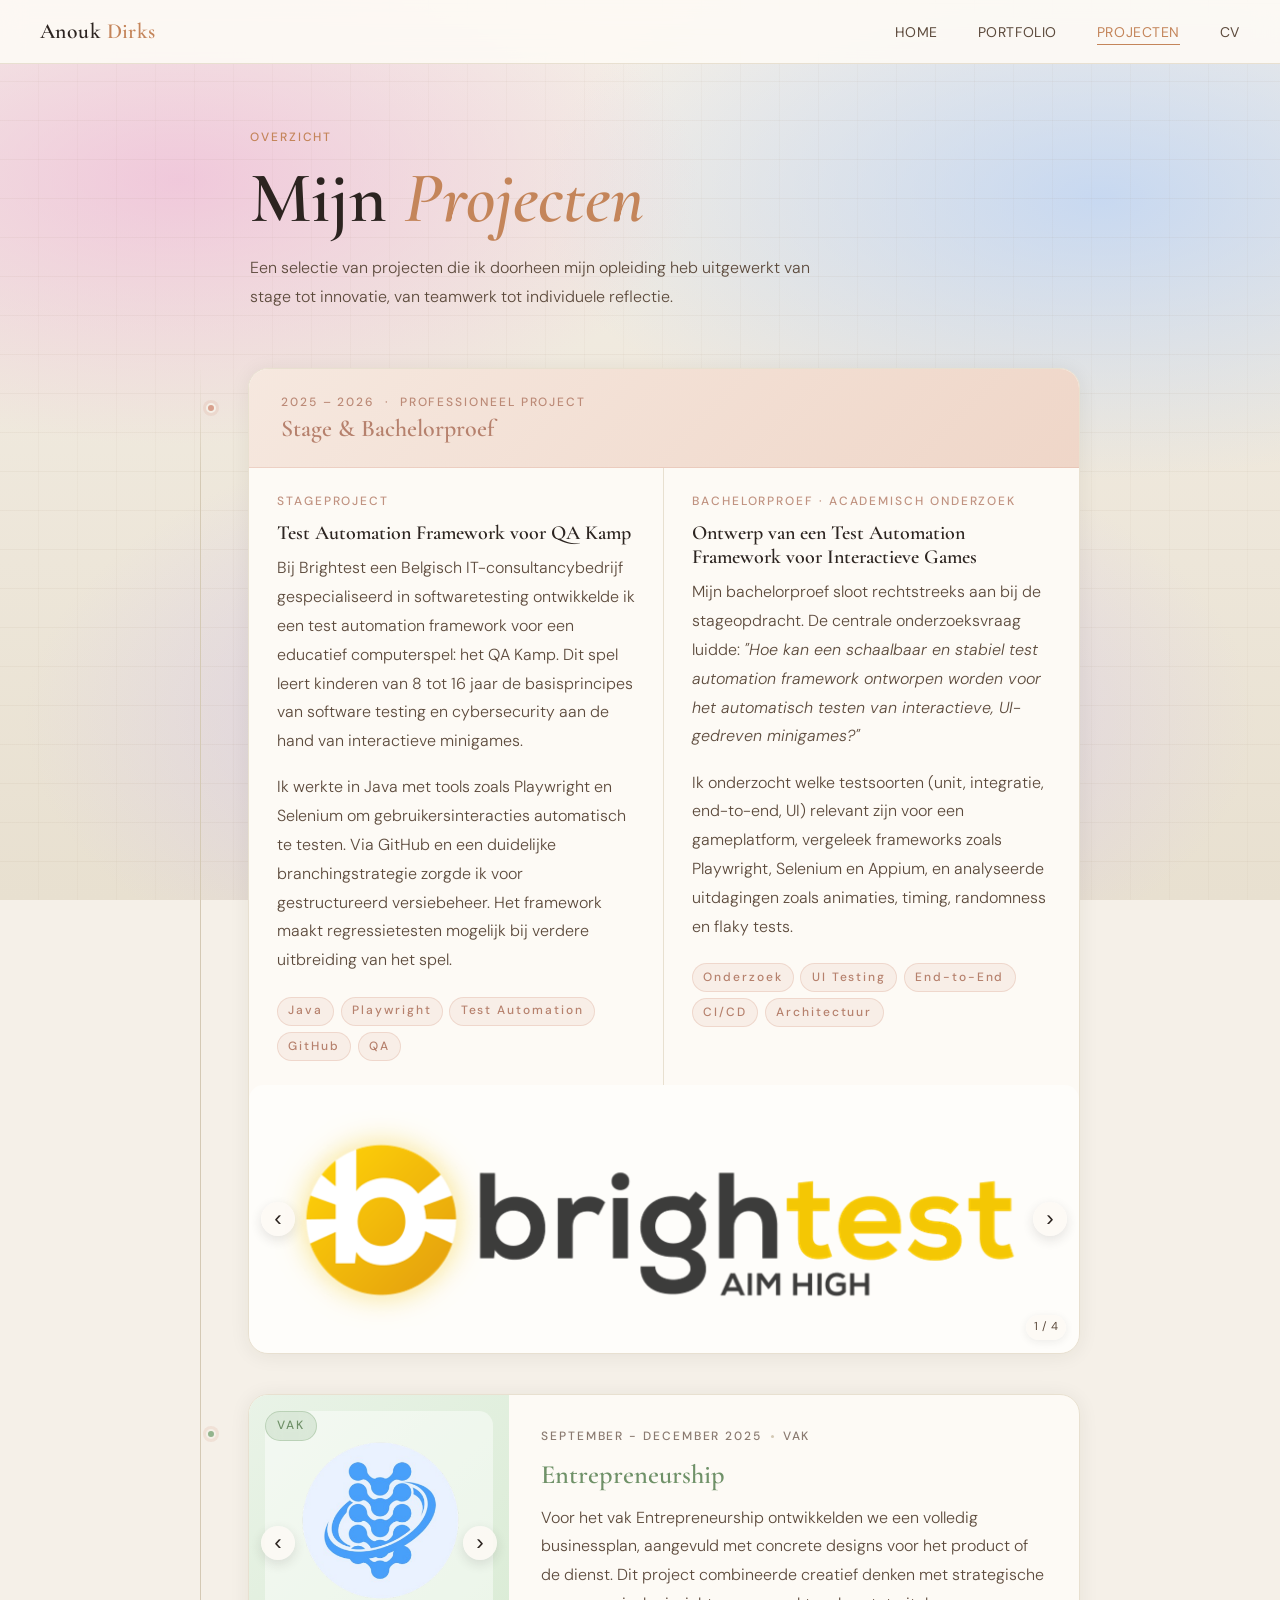
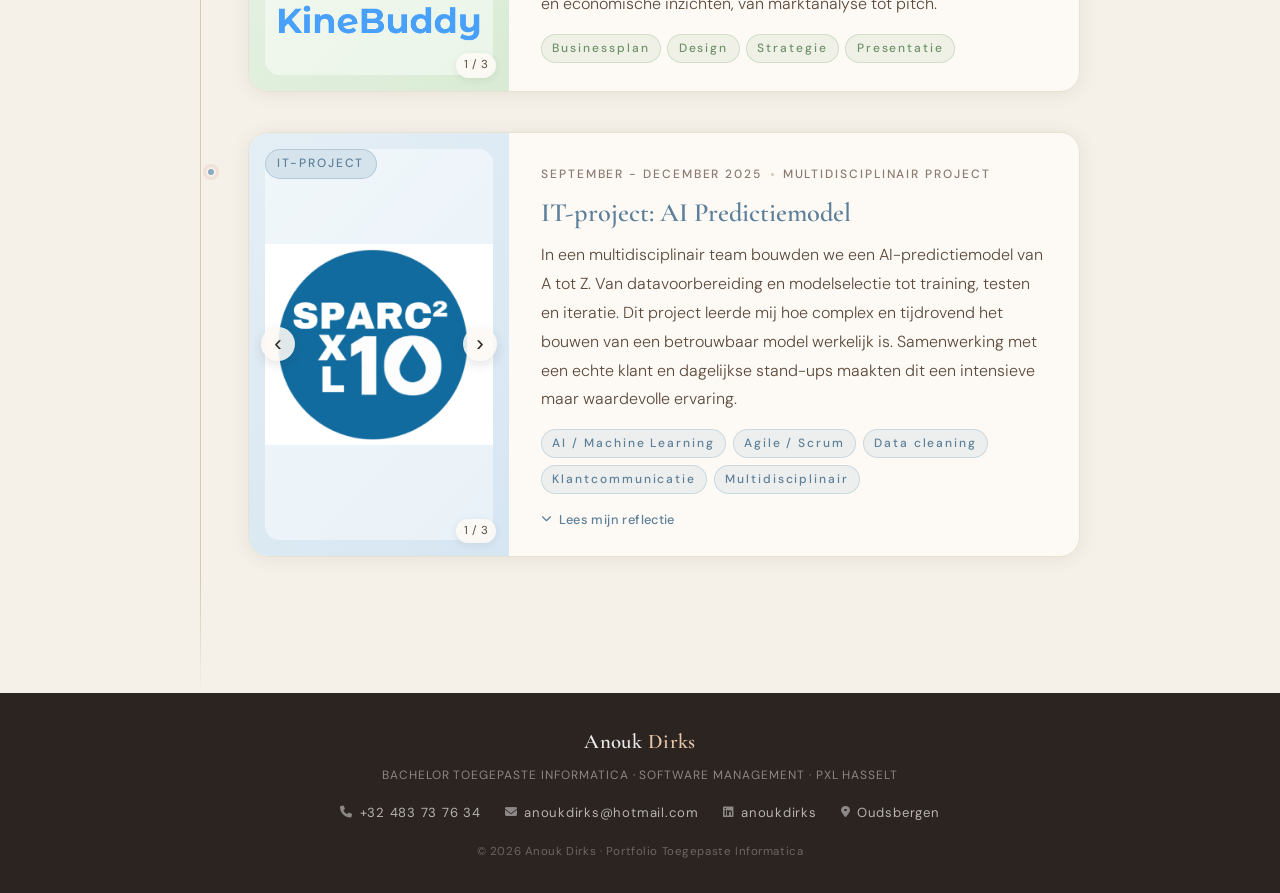
<file: projecten.html>
<!DOCTYPE html>
<html lang="nl">
<head>
<meta charset="UTF-8">
<meta name="viewport" content="width=device-width, initial-scale=1.0">
<title>Projecten - Anouk Dirks</title>
<link rel="preconnect" href="https://fonts.googleapis.com">
<link rel="preconnect" href="https://fonts.gstatic.com" crossorigin>
<link href="https://fonts.googleapis.com/css2?family=Cormorant+Garamond:wght@400;500;600&family=DM+Sans:wght@300;400;500&display=swap" rel="stylesheet">
<link rel="stylesheet" href="https://cdnjs.cloudflare.com/ajax/libs/font-awesome/6.5.2/css/all.min.css">
<link rel="stylesheet" href="./styles/main.css?v=4">
<link rel="icon" href="/assets/favicon.ico?v=5">
<link rel="icon" type="image/png" sizes="32x32" href="/assets/favicon.png?v=5">
<link rel="shortcut icon" href="/assets/favicon.ico?v=5">
<link rel="apple-touch-icon" href="/assets/favicon.png?v=5">
</head>
<body class="projects-page">

<div class="page-bg"></div>

<!-- NAVIGATION -->
<nav id="navbar">
  <a href="./index.html" class="nav-logo">Anouk <span>Dirks</span></a>
  <ul class="nav-links" id="navLinks">
    <li><a href="./index.html">Home</a></li>
    <li><a href="./portfolio.html" >Portfolio</a></li>
    <li><a href="./projecten.html" class="active">Projecten</a></li>
    <li><a href="./anouk_dirks_CV.pdf" download>CV</a></li>
  </ul>
  <button class="nav-toggle" id="navToggle" aria-label="Menu openen">
    <span></span><span></span><span></span>
  </button>
</nav>

<!-- PAGE HERO -->
<div class="page-hero">
  <p class="page-hero-label">Overzicht</p>
  <h1>Mijn <em>Projecten</em></h1>
  <p class="page-hero-desc">Een selectie van projecten die ik doorheen mijn opleiding heb uitgewerkt van stage tot innovatie, van teamwerk tot individuele reflectie.</p>
</div>

<!-- TIMELINE -->
<div class="projects-timeline">

  <!-- PROJECT 1: Stage + Bachelorproef (gegroepeerd) -->
  <div class="project-card-wrapper">
    <div class="project-group fade-in">

      <!-- groepsheader -->
      <div class="project-group-header">
        <div>
          <p class="project-group-label">2025 – 2026 &nbsp;·&nbsp; Professioneel project</p>
          <h2 class="project-group-title">Stage & Bachelorproef</h2>
        </div>
      </div>

      <!-- twee subkaarten -->
      <div class="project-subgrid">
 
        <article class="project-subcard">
          <p class="project-subcard-type">Stageproject</p>
          <h3 class="project-subcard-title">Test Automation Framework voor QA Kamp</h3>
          <p class="project-subcard-desc">Bij Brightest een Belgisch IT-consultancybedrijf gespecialiseerd in softwaretesting ontwikkelde ik een test automation framework voor een educatief computerspel: het QA Kamp. Dit spel leert kinderen van 8 tot 16 jaar de basisprincipes van software testing en cybersecurity aan de hand van interactieve minigames.</p>
          <p class="project-subcard-desc" style="margin-top:0.5rem">Ik werkte in Java met tools zoals Playwright en Selenium om gebruikersinteracties automatisch te testen. Via GitHub en een duidelijke branchingstrategie zorgde ik voor gestructureerd versiebeheer. Het framework maakt regressietesten mogelijk bij verdere uitbreiding van het spel.</p>
          <div class="project-tags" style="margin-top:0.75rem">
            <span class="project-tag">Java</span>
            <span class="project-tag">Playwright</span>
            <span class="project-tag">Test Automation</span>
            <span class="project-tag">GitHub</span>
            <span class="project-tag">QA</span>
          </div>
        </article>
 
        <article class="project-subcard">
          <p class="project-subcard-type">Bachelorproef · Academisch onderzoek</p>
          <h3 class="project-subcard-title">Ontwerp van een Test Automation Framework voor Interactieve Games</h3>
          <p class="project-subcard-desc">Mijn bachelorproef sloot rechtstreeks aan bij de stageopdracht. De centrale onderzoeksvraag luidde: <em>"Hoe kan een schaalbaar en stabiel test automation framework ontworpen worden voor het automatisch testen van interactieve, UI-gedreven minigames?"</em></p>
          <p class="project-subcard-desc" style="margin-top:0.5rem">Ik onderzocht welke testsoorten (unit, integratie, end-to-end, UI) relevant zijn voor een gameplatform, vergeleek frameworks zoals Playwright, Selenium en Appium, en analyseerde uitdagingen zoals animaties, timing, randomness en flaky tests.</p>
          <div class="project-tags" style="margin-top:0.75rem">
            <span class="project-tag">Onderzoek</span>
            <span class="project-tag">UI Testing</span>
            <span class="project-tag">End-to-End</span>
            <span class="project-tag">CI/CD</span>
            <span class="project-tag">Architectuur</span>
          </div>
        </article>
 
      </div>
      <!-- Stage photo gallery -->
      <div class="project-group-gallery project-img project-gallery fade-in" data-gallery-images="./assets/projecten/stage/Brightest.png|./assets/projecten/stage/Game1.png|./assets/projecten/stage/Game2.png|./assets/projecten/stage/Game3.png" data-gallery-alt="Stage & Bachelorproef foto's">
        <img class="project-gallery-image" src="./assets/projecten/stage/Brightest.png" alt="Stage foto">
        <button class="project-gallery-btn project-gallery-btn--prev" type="button" aria-label="Vorige afbeelding">‹</button>
        <button class="project-gallery-btn project-gallery-btn--next" type="button" aria-label="Volgende afbeelding">›</button>
        <div class="project-gallery-counter" aria-live="polite">1 / 4</div>
      </div>
    </div>
  </div>

  <!-- PROJECT 2: Entrepreneurship -->
  <div class="project-card-wrapper">
    <article class="project-card project-card--entrep fade-in">
      <div class="project-img project-gallery" data-gallery-images="./assets/projecten/kinebuddy/Logo%20KineBuddy%20(5).png|./assets/projecten/kinebuddy/WireframeKineBuddy1.png|./assets/projecten/kinebuddy/WireframeKineBuddy2.png" data-gallery-alt="Entrepreneurship KineBuddy">
        <img class="project-gallery-image" src="./assets/projecten/kinebuddy/Logo%20KineBuddy%20(5).png" alt="Entrepreneurship KineBuddy">
        <button class="project-gallery-btn project-gallery-btn--prev" type="button" aria-label="Vorige afbeelding">‹</button>
        <button class="project-gallery-btn project-gallery-btn--next" type="button" aria-label="Volgende afbeelding">›</button>
        <div class="project-gallery-counter" aria-live="polite">1 / 3</div>
        <span class="project-img-tag">Vak</span>
      </div>
      <div class="project-content">
        <div class="project-meta">
          <span class="project-year">September - december 2025</span>
          <span class="project-dot"></span>
          <span class="project-type">Vak</span>
        </div>
        <h2 class="project-title">Entrepreneurship</h2>
        <p class="project-desc">Voor het vak Entrepreneurship ontwikkelden we een volledig businessplan, aangevuld met concrete designs voor het product of de dienst. Dit project combineerde creatief denken met strategische en economische inzichten, van marktanalyse tot pitch.</p>
        <div class="project-tags">
          <span class="project-tag">Businessplan</span>
          <span class="project-tag">Design</span>
          <span class="project-tag">Strategie</span>
          <span class="project-tag">Presentatie</span>
        </div>
      </div>
    </article>
  </div>

  <!-- PROJECT 3: IT-project -->
  <div class="project-card-wrapper">
    <article class="project-card project-card--it fade-in">
      <div class="project-img project-gallery" data-gallery-images="./assets/projecten/it-project/It-project_%20logo.png|./assets/projecten/it-project/It-project_%20concept%20poster.png|./assets/projecten/it-project/Wireframe_%20It-project1.png" data-gallery-alt="IT-project AI Predictiemodel">
        <img class="project-gallery-image" src="./assets/projecten/it-project/It-project_%20logo.png" alt="IT-project AI Predictiemodel">
        <button class="project-gallery-btn project-gallery-btn--prev" type="button" aria-label="Vorige afbeelding">‹</button>
        <button class="project-gallery-btn project-gallery-btn--next" type="button" aria-label="Volgende afbeelding">›</button>
        <div class="project-gallery-counter" aria-live="polite">1 / 3</div>
        <span class="project-img-tag">IT-project</span>
      </div>
      <div class="project-content">
        <div class="project-meta">
          <span class="project-year">September - december 2025</span>
          <span class="project-dot"></span>
          <span class="project-type">Multidisciplinair project</span>
        </div>
        <h2 class="project-title">IT-project: AI Predictiemodel</h2>
        <p class="project-desc">In een multidisciplinair team bouwden we een AI-predictiemodel van A tot Z. Van datavoorbereiding en modelselectie tot training, testen en iteratie. Dit project leerde mij hoe complex en tijdrovend het bouwen van een betrouwbaar model werkelijk is. Samenwerking met een echte klant en dagelijkse stand-ups maakten dit een intensieve maar waardevolle ervaring.</p>
        <div class="project-tags">
          <span class="project-tag">AI / Machine Learning</span>
          <span class="project-tag">Agile / Scrum</span>
          <span class="project-tag">Data cleaning</span>
          <span class="project-tag">Klantcommunicatie</span>
          <span class="project-tag">Multidisciplinair</span>
        </div>
        <button class="project-reflection-toggle" data-reflection-toggle aria-expanded="false">
          <i class="fa-solid fa-chevron-down"></i>
          <span>Lees mijn reflectie</span>
        </button>
        <div class="project-reflection-body">
          <p>Dit project leerde mij enorm veel en hielp mij groeien op zowel technisch als persoonlijk vlak. Werken met mensen uit verschillende studierichtingen toonde mij hoe krachtig een multidisciplinair team kan zijn wanneer ieders sterktes serieus worden genomen.</p>
          <p>In het begin zorgden onze verschillende manieren van denken en werken soms voor wrijving. Na verloop van tijd werden die verschillen net een troef: elk van ons benaderde het probleem vanuit een unieke invalshoek, wat het eindresultaat versterkte.</p>
          <p>Ik leerde ook wat je realistisch van een klant kan verwachten en hoe belangrijk het is om gezonde grenzen te stellen. Eerlijk zijn over de scope en alternatieven aanbieden houdt de samenwerking constructief en voorkomt frustratie aan beide kanten.</p>
          <p>Het was uitdagend dat mijn specialisatie (Software Management) niet altijd even goed begrepen of gewaardeerd werd. Dat pustte mij om mijn toegevoegde waarde duidelijker te verwoorden en meer vertrouwen te winnen in mijn eigen expertise.</p>
          <p>Uiteindelijk verstevigde dit project mijn technische basis, mijn communicatieve vaardigheden en mijn ervaring met Agile werken. Zijn ervaringen die ik meeneem naar elke volgende uitdaging.</p>
        </div>
      </div>
    </article>
  </div>

</div>

<!-- FOOTER -->
<footer>
  <div class="footer-inner">
    <p class="footer-name">Anouk <span>Dirks</span></p>
    <p class="footer-tagline">Bachelor Toegepaste Informatica · Software Management · PXL Hasselt</p>
    <div class="footer-contact">
      <a href="tel:+32483737634"><i class="fa-solid fa-phone"></i> +32 483 73 76 34</a>
      <a href="mailto:anoukdirks@hotmail.com"><i class="fa-solid fa-envelope"></i> anoukdirks@hotmail.com</a>
      <a href="https://www.linkedin.com/in/anoukdirks/?locale=en" target="_blank" rel="noopener"><i class="fa-brands fa-linkedin"></i> anoukdirks</a>
      <span><i class="fa-solid fa-location-dot"></i> Oudsbergen</span>
    </div>
    <p class="footer-copy">© 2026 Anouk Dirks · Portfolio Toegepaste Informatica</p>
  </div>
</footer>

<script src="./scripts/lightbox.js?v=2"></script>
<script src="./scripts/projecten.js?v=2"></script>
</body>
</html>
</file>
<file: styles/main.css>
﻿/* ============================================
     RESET & BASE
  ============================================ */
  *, *::before, *::after { box-sizing: border-box; margin: 0; padding: 0; }

  :root {
    --sand:       #f5f0e8;
    --sand-dark:  #e8e0d0;
    --sand-mid:   #d4c9b4;
    --ocean:      #c5dce8;
    --ocean-deep: #7aadcc;
    --ocean-dark: #3a7a9c;
    --sage:       #a8c4a2;
    --sage-dark:  #6b9465;
    --terra:      #c4855a;
    --terra-light:#e8c4a8;
    --gold:       #c9a84c;
    --gold-light: #f0dfa0;
    --plum:       #7a5c8a;
    --plum-light: #c4aad0;
    --ink:        #2c2420;
    --ink-mid:    #5c4a3c;
    --ink-light:  #8a7a70;
    --white:      #fdfaf5;
    --nav-h:      64px;
    --transition: 0.3s cubic-bezier(0.4,0,0.2,1);
  }

  html { scroll-behavior: smooth; }

  body {
    font-family: 'DM Sans', sans-serif;
    background: var(--sand);
    color: var(--ink);
    min-height: 100vh;
    overflow-x: hidden;
  }

  /* ============================================
     NAVIGATION
  ============================================ */
  nav {
    position: fixed;
    top: 0; left: 0; right: 0;
    height: var(--nav-h);
    background: rgba(253,250,245,0.92);
    backdrop-filter: blur(12px);
    -webkit-backdrop-filter: blur(12px);
    border-bottom: 1px solid var(--sand-dark);
    display: flex;
    align-items: center;
    justify-content: space-between;
    padding: 0 2.5rem;
    z-index: 1000;
  }

  .nav-logo {
    font-family: 'Cormorant Garamond', serif;
    font-size: 1.35rem;
    font-weight: 600;
    color: var(--ink);
    letter-spacing: 0.02em;
    text-decoration: none;
  }

  .nav-logo span {
    color: var(--terra);
  }

  .nav-links {
    display: flex;
    gap: 2.5rem;
    list-style: none;
  }

  .nav-links a {
    font-size: 0.875rem;
    font-weight: 400;
    color: var(--ink-mid);
    text-decoration: none;
    letter-spacing: 0.04em;
    text-transform: uppercase;
    position: relative;
    transition: color var(--transition);
  }

  .nav-links a::after {
    content: '';
    position: absolute;
    bottom: -4px; left: 0;
    width: 0; height: 1px;
    background: var(--terra);
    transition: width var(--transition);
  }

  .nav-links a:hover { color: var(--ink); }
  .nav-links a:hover::after { width: 100%; }
  .nav-links a.active { color: var(--terra); }
  .nav-links a.active::after { width: 100%; }

  .nav-toggle {
    display: none;
    flex-direction: column;
    gap: 5px;
    cursor: pointer;
    padding: 4px;
  }

  .nav-toggle span {
    display: block;
    width: 24px; height: 1.5px;
    background: var(--ink);
    transition: var(--transition);
  }

  /* ============================================
     HERO / OVERVIEW SECTION
  ============================================ */
  #home {
    min-height: 100vh;
    padding-top: var(--nav-h);
    position: relative;
    overflow: hidden;
    display: flex;
    flex-direction: column;
    align-items: center;
  }

  /* Hero text header */
  .hero-header {
    position: relative;
    z-index: 10;
    text-align: center;
    padding: 3rem 2rem 1.5rem;
  }

  .hero-subtitle-top {
    font-size: 0.75rem;
    font-weight: 500;
    letter-spacing: 0.18em;
    text-transform: uppercase;
    color: var(--ink-light);
    margin-bottom: 0.75rem;
  }

  .hero-title {
    font-family: 'Cormorant Garamond', serif;
    font-size: clamp(2.8rem, 6vw, 4.5rem);
    font-weight: 600;
    color: var(--ink);
    line-height: 1.1;
    letter-spacing: -0.01em;
  }

  .hero-title em {
    font-style: italic;
    color: var(--terra);
  }

  .hero-desc {
    font-size: 1rem;
    color: var(--ink-mid);
    margin-top: 0.75rem;
    font-weight: 300;
    letter-spacing: 0.02em;
  }

  /* ============================================
     OVERVIEW CANVAS
  ============================================ */
  .overview-canvas {
    position: relative;
    z-index: 5;
    width: 100%;
    max-width: 1100px;
    margin: 1rem auto 0;
    padding: 0 1.5rem 3rem;
  }

  /* ============================================
     OVERVIEW PANELS
  ============================================ */
  .topic-grid {
    display: grid;
    grid-template-columns: repeat(12, 1fr);
    grid-template-rows: repeat(4, auto);
    gap: 1.5rem;
    position: relative;
    z-index: 5;
  }

  .topic-card {
    position: relative;
    border-radius: 2rem;
    padding: 1.5rem 1.5rem 1.25rem;
    border: 1px solid rgba(255,255,255,0.7);
    transition: transform var(--transition), box-shadow var(--transition);
    cursor: default;
  }

  .topic-card--clickable {
    cursor: pointer;
  }

  .topic-card:hover {
    transform: translateY(-3px);
  }

  .topic-card--clickable:hover {
    box-shadow: 0 10px 24px rgba(44, 36, 32, 0.12);
  }

  /* Individual panel color themes */
  .topic-card--wie {
    grid-column: 1 / 7;
    grid-row: 1 / 2;
    background: linear-gradient(135deg, #f8f8d8 0%, #e1e7bd 100%);
    box-shadow: 0 4px 20px rgba(180,150,100,0.15);
  }

  .topic-card--innovatie {
    grid-column: 1 / 4;
    grid-row: 2 / 3;
    background: linear-gradient(135deg, #dce8f0 0%, #c8dce8 100%);
    box-shadow: 0 4px 20px rgba(100,160,200,0.15);
  }

  .topic-card--eindreflectie {
    grid-column: 3 / 11;
    grid-row: 3 / 4;
    background: linear-gradient(135deg, #f0d4e7 0%, #e2bbd5 100%);
    box-shadow: 0 4px 20px rgba(180,130,80,0.15);
  }

  .topic-card--internationalisering {
    grid-column: 10 / 13;
    grid-row: 2 / 3;
    background: linear-gradient(135deg, #ddeedd 0%, #c8e0c8 100%);
    box-shadow: 0 4px 20px rgba(100,180,100,0.15);
  }

  .topic-card--seminaries {
    grid-column: 7 / 13;
    grid-row: 1 / 2;
    background: linear-gradient(135deg, #e8dcf0 0%, #d8c8e8 100%);
    box-shadow: 0 4px 20px rgba(150,100,180,0.15);
  }

  .topic-card--persoonlijk {
    grid-column: 4 / 10;
    grid-row: 2 / 3;
    background: linear-gradient(135deg, #f5d7d1 0%, #f8cec6 100%);
    box-shadow: 0 4px 20px rgba(200,160,80,0.15);
  }

  /* Panel header */
  .topic-card-header {
    display: flex;
    align-items: flex-start;
    gap: 0.75rem;
    margin-bottom: 1rem;
    padding-bottom: 0.75rem;
    border-bottom: 1px solid rgba(0,0,0,0.07);
  }


  .topic-card-icon {
    width: 36px; height: 36px;
    border-radius: 10px;
    display: flex;
    align-items: center;
    justify-content: center;
    position: relative;
    flex-shrink: 0;
    font-size: 17px;
  }


  .topic-title {
    font-family: 'Cormorant Garamond', serif;
    font-size: 1.2rem;
    font-weight: 600;
    color: var(--ink);
    line-height: 1.2;
  }

  .topic-tagline {
    font-size: 0.72rem;
    color: var(--ink-light);
    letter-spacing: 0.06em;
    text-transform: uppercase;
    margin-top: 2px;
  }

  /* Markers grid inside panel */
  .markers-grid {
    display: flex;
    flex-wrap: wrap;
    gap: 0.5rem;
    position: relative;
    z-index: 3;
  }

  /* ============================================
     MARKER PINS
  ============================================ */
  .marker {
    display: inline-flex;
    align-items: center;
    gap: 0.45rem;
    padding: 0.4rem 0.75rem 0.4rem 0.55rem;
    background: rgba(255,255,255,0.75);
    border: 1px solid rgba(255,255,255,0.9);
    border-radius: 999px;
    cursor: pointer;
    transition: all var(--transition);
    font-size: 0.8rem;
    font-weight: 400;
    color: var(--ink);
    user-select: none;
    text-decoration: none;
  }

  .marker:hover {
    background: rgba(255,255,255,0.95);
    transform: scale(1.04) translateY(-1px);
    box-shadow: 0 4px 14px rgba(0,0,0,0.12);
  }

  .marker-dot {
    width: 8px; height: 8px;
    border-radius: 50%;
    flex-shrink: 0;
  }

  /* Dot colors per region */
  .topic-card--wie       .marker-dot { background: var(--gold); }
  .topic-card--innovatie .marker-dot { background: var(--ocean-dark); }
  .topic-card--eindreflectie .marker-dot { background: #aa2f8b; }
  .topic-card--internationalisering .marker-dot { background: var(--sage-dark); }
  .topic-card--seminaries .marker-dot { background: var(--plum); }
  .topic-card--persoonlijk .marker-dot { background:#f8866f ; }

  /* Panel icon bg colors */
  .topic-card--wie       .topic-card-icon { background: rgba(196,133,90,0.15); color: var(--terra); }
  .topic-card--innovatie .topic-card-icon { background: rgba(58,122,156,0.15); color: var(--ocean-dark); }
  .topic-card--eindreflectie .topic-card-icon { background: #f5ade3ab; color: #aa2f8b; }
  .topic-card--internationalisering .topic-card-icon { background: rgba(107,148,101,0.15); color: var(--sage-dark); }
  .topic-card--seminaries .topic-card-icon { background: rgba(122,92,138,0.15); color: var(--plum); }
  .topic-card--persoonlijk .topic-card-icon { background: rgba(201,168,76,0.15); color: #f8866f ; }

  /* ============================================
     MODAL OVERLAY
  ============================================ */
  .modal-overlay {
    position: fixed;
    inset: 0;
    background: rgba(44,36,32,0.5);
    z-index: 2000;
    display: flex;
    align-items: center;
    justify-content: center;
    padding: 1.5rem;
    opacity: 0;
    visibility: hidden;
    transition: opacity 0.3s ease, visibility 0.3s ease;
    backdrop-filter: blur(4px);
    -webkit-backdrop-filter: blur(4px);
  }

  .modal-overlay.active {
    opacity: 1;
    visibility: visible;
  }

  .modal {
    background: var(--white);
    border-radius: 1.5rem;
    width: 100%;
    max-width: 540px;
    max-height: 100vh;
    overflow-y: auto;
    padding: 2rem;
    position: relative;
    transform: translateY(20px) scale(0.97);
    transition: transform 0.35s cubic-bezier(0.34,1.56,0.64,1);
    border: 1px solid var(--sand-dark);
  }

  .modal--section {
    max-width: 860px;
  }

  .modal-overlay.active .modal {
    transform: translateY(0) scale(1);
  }

  .modal-badge {
    display: inline-flex;
    align-items: center;
    gap: 0.4rem;
    font-size: 0.7rem;
    font-weight: 500;
    letter-spacing: 0.1em;
    text-transform: uppercase;
    padding: 0.3rem 0.75rem;
    border-radius: 999px;
    margin-bottom: 1rem;
  }

  .modal-title {
    font-family: 'Cormorant Garamond', serif;
    font-size: 2rem;
    font-weight: 600;
    color: var(--ink);
    line-height: 1.15;
    margin-bottom: 0.25rem;
  }

  .modal-region {
    font-size: 0.8rem;
    color: var(--ink-light);
    margin-bottom: 1.5rem;
  }

  .modal-region:empty {
    display: none;
  }

  .modal-img {
    width: calc(100% + 2rem);
    margin-left: -1rem;
    margin-right: -1rem;
    height: clamp(170px, 22vh, 210px);
    border-radius: 1rem;
    background: var(--sand-dark);
    display: flex;
    align-items: center;
    justify-content: center;
    margin-bottom: 1.5rem;
    font-size: 2.5rem;
    opacity: 1;
    overflow: hidden;
    position: relative;
  }

  .modal-img--gallery {
    background: var(--white); 
  }

  .modal-photo {
    width: 100%;
    height: 100%;
    object-fit: contain;
    object-position: center;
    display: block;
    border-radius: 1rem;
  }

  .modal-gallery-btn {
    position: absolute;
    top: 50%;
    transform: translateY(-50%);
    width: 34px;
    height: 34px;
    border: 0;
    border-radius: 999px;
    background: rgba(0, 0, 0, 0.45);
    color: #fff;
    display: flex;
    align-items: center;
    justify-content: center;
    cursor: pointer;
    font-size: 1.4rem;
    line-height: 1;
    transition: background var(--transition);
  }

  .modal-gallery-btn:hover {
    background: rgba(0, 0, 0, 0.6);
  }

  .modal-gallery-btn--prev {
    left: 0.6rem;
  }

  .modal-gallery-btn--next {
    right: 0.6rem;
  }

  .modal-gallery-counter {
    position: absolute;
    bottom: 0.5rem;
    right: 0.6rem;
    padding: 0.2rem 0.5rem;
    border-radius: 999px;
    background: rgba(0, 0, 0, 0.5);
    color: #fff;
    font-size: 0.72rem;
    letter-spacing: 0.03em;
  }

  .modal-img-inner {
    width: 100%;
    height: 100%;
    background: linear-gradient(135deg, var(--sand-dark) 0%, var(--sand-mid) 100%);
    display: flex; align-items: center; justify-content: center;
    border-radius: 1rem;
    font-size: 3rem;
    opacity: 0.5;
  }

  .modal-img--gallery .modal-img-inner {
    opacity: 1;
    background: transparent;
  }

  .modal-section {
    margin-bottom: 1.25rem;
  }

  .modal-section-label {
    font-size: 0.7rem;
    font-weight: 500;
    letter-spacing: 0.12em;
    text-transform: uppercase;
    color: var(--ink-light);
    margin-bottom: 0.4rem;
  }

  .modal-section-text {
    font-size: 0.9rem;
    line-height: 1.7;
    color: var(--ink-mid);
  }

  .modal-default-content.is-hidden,
  .modal-rich-content.is-hidden {
    display: none;
  }

  .modal-rich-content {
    padding-top: 0.25rem;
  }

  .modal-rich-content .section-container {
    max-width: none;
    margin: 0;
  }

  .modal-rich-content .about-grid,
  .modal-rich-content .reflection-grid {
    gap: 1.25rem;
  }

  .modal-rich-content .stats-row {
    gap: 1rem;
    margin-bottom: 1.5rem;
  }

  .modal-rich-content .activities-intro {
    margin-bottom: 1.75rem;
    max-width: none;
  }

  .modal-rich-content .section-title {
    margin-bottom: 1rem;
  }

  .modal-rich-content .section-label {
    margin-bottom: 0.4rem;
  }

  .modal-rich-content .about-text p:last-child,
  .modal-rich-content .reflection-card:last-child,
  .modal-rich-content .activities-intro:last-child {
    margin-bottom: 0;
  }

  .modal-learnings {
    background: var(--sand);
    border-radius: 0.875rem;
    padding: 1rem 1.25rem;
    border-left: 3px solid var(--terra);
  }

  .modal-learnings .modal-section-label {
    color: var(--terra);
    letter-spacing: 0.1em;
  }

  .modal-close {
    position: absolute;
    top: 1.25rem; right: 1.25rem;
    width: 32px; height: 32px;
    border: 1px solid var(--sand-dark);
    border-radius: 50%;
    background: transparent;
    cursor: pointer;
    display: flex;
    align-items: center;
    justify-content: center;
    font-size: 1rem;
    color: var(--ink-mid);
    transition: all var(--transition);
    line-height: 1;
    font-family: inherit;
  }

  .modal-close:hover {
    background: var(--sand-dark);
    color: var(--ink);
    transform: rotate(90deg);
  }

  /* ============================================
     LIGHTBOX
  ============================================ */
  .lightbox-overlay {
    position: fixed;
    inset: 0;
    z-index: 3000;
    display: flex;
    align-items: center;
    justify-content: center;
    padding: 1.5rem;
    background: rgba(15, 15, 18, 0.82);
    opacity: 0;
    visibility: hidden;
    transition: opacity 0.25s ease, visibility 0.25s ease;
    backdrop-filter: blur(8px);
    -webkit-backdrop-filter: blur(8px);
  }

  .lightbox-overlay.active {
    opacity: 1;
    visibility: visible;
  }

  .lightbox-content {
    position: relative;
    max-width: min(96vw, 1200px);
    max-height: 92vh;
    display: flex;
    align-items: center;
    justify-content: center;
  }

  .lightbox-image {
    display: block;
    max-width: 100%;
    max-height: 92vh;
    object-fit: contain;
    border-radius: 1rem;
    box-shadow: 0 16px 50px rgba(0, 0, 0, 0.35);
    cursor: default;
  }

  .lightbox-nav {
    position: absolute;
    top: 50%;
    transform: translateY(-50%);
    width: 44px;
    height: 44px;
    border: 0;
    border-radius: 999px;
    background: rgba(253,250,245,0.92);
    color: var(--ink);
    display: flex;
    align-items: center;
    justify-content: center;
    cursor: pointer;
    font-size: 1.5rem;
    line-height: 1;
    box-shadow: 0 8px 24px rgba(0,0,0,0.22);
    transition: transform 0.2s ease, background 0.2s ease;
    z-index: 3;
  }

  .lightbox-nav:hover {
    background: var(--white);
    transform: translateY(-50%) scale(1.05);
  }

  .lightbox-nav--prev {
    left: 0.75rem;
  }

  .lightbox-nav--next {
    right: 0.75rem;
  }

  .lightbox-counter {
    position: absolute;
    bottom: -0.9rem;
    left: 50%;
    transform: translateX(-50%);
    padding: 0.25rem 0.6rem;
    border-radius: 999px;
    background: rgba(253,250,245,0.92);
    color: var(--ink-mid);
    font-size: 0.78rem;
    letter-spacing: 0.03em;
    box-shadow: 0 8px 24px rgba(0,0,0,0.16);
    z-index: 3;
  }

  .lightbox-nav.is-hidden,
  .lightbox-counter.is-hidden {
    display: none;
  }

  .lightbox-close {
    position: absolute;
    top: -0.75rem;
    right: -0.75rem;
    width: 40px;
    height: 40px;
    border: 0;
    border-radius: 50%;
    background: rgba(253,250,245,0.96);
    color: var(--ink);
    font-size: 1.15rem;
    line-height: 1;
    display: flex;
    align-items: center;
    justify-content: center;
    cursor: pointer;
    box-shadow: 0 8px 24px rgba(0, 0, 0, 0.2);
    transition: transform 0.2s ease, background 0.2s ease;
    z-index: 4;
  }

  .lightbox-close:hover {
    transform: scale(1.05);
    background: var(--white);
  }

  /* ============================================
     ABOUT / OVER MIJ SECTION
  ============================================ */
  .section-container {
    max-width: 900px;
    margin: 0 auto;
  }

  .section-label {
    font-size: 0.75rem;
    letter-spacing: 0.18em;
    text-transform: uppercase;
    color: var(--ink-light);
    margin-bottom: 0.75rem;
  }

  .section-title {
    font-family: 'Cormorant Garamond', serif;
    font-size: clamp(2rem, 4vw, 3rem);
    font-weight: 600;
    color: var(--ink);
    margin-bottom: 2rem;
    line-height: 1.15;
  }

  .about-grid {
    display: grid;
    grid-template-columns: 1fr 1fr;
    gap: 3rem;
    align-items: start;
  }

  .about-text p {
    font-size: 1rem;
    line-height: 1.8;
    color: var(--ink-mid);
    margin-bottom: 1rem;
    font-weight: 300;
  }

  .skills-list {
    display: flex;
    flex-direction: column;
    gap: 0.75rem;
  }

  .skill-item {
    display: flex;
    align-items: center;
    justify-content: space-between;
    font-size: 0.85rem;
    color: var(--ink);
  }

  .skill-bar {
    width: 120px;
    height: 4px;
    background: var(--sand-dark);
    border-radius: 999px;
    overflow: hidden;
  }

  .skill-fill {
    height: 100%;
    background: var(--terra);
    border-radius: 999px;
    transform-origin: left;
    animation: skillGrow 1.2s cubic-bezier(0.4,0,0.2,1) both;
    animation-play-state: paused;
  }

  .skill-fill.visible {
    animation-play-state: running;
  }

  @keyframes skillGrow {
    from { transform: scaleX(0); }
    to   { transform: scaleX(1); }
  }

  /* ============================================
     CONTENT SECTIONS
  ============================================ */
  .detail-section {
    padding: 6rem 2rem;
    background: var(--white);
  }

  .modal-source-sections {
    display: none;
  }

  .activities-intro {
    font-size: 1rem;
    color: var(--ink-mid);
    line-height: 1.8;
    font-weight: 300;
    max-width: 640px;
    margin-bottom: 3rem;
  }

  .stats-row {
    display: flex;
    gap: 2rem;
    flex-wrap: wrap;
    margin-bottom: 3rem;
  }

  .stat-card {
    background: var(--white);
    border: 1px solid var(--sand-dark);
    border-radius: 1rem;
    padding: 1.25rem 1.75rem;
    flex: 1;
    min-width: 140px;
  }

  .stat-number {
    font-family: 'Cormorant Garamond', serif;
    font-size: 2.5rem;
    font-weight: 600;
    color: var(--terra);
    line-height: 1;
  }

  .stat-label {
    font-size: 0.75rem;
    color: var(--ink-light);
    text-transform: uppercase;
    letter-spacing: 0.1em;
    margin-top: 0.25rem;
  }

  .reflection-grid {
    display: grid;
    grid-template-columns: 1fr 1fr;
    gap: 1.5rem;
  }

  .reflection-card {
    background: var(--sand);
    border-radius: 1.25rem;
    padding: 1.5rem;
    border: 1px solid var(--sand-dark);
    transition: transform var(--transition);
  }

  .reflection-card:hover {
    transform: translateY(-2px);
  }

  .reflection-card-icon {
    font-size: 1.5rem;
    margin-bottom: 0.75rem;
  }

  .reflection-card h3 {
    font-family: 'Cormorant Garamond', serif;
    font-size: 1.15rem;
    font-weight: 600;
    color: var(--ink);
    margin-bottom: 0.5rem;
  }

  .reflection-card p {
    font-size: 0.875rem;
    color: var(--ink-mid);
    line-height: 1.7;
    font-weight: 300;
  }

  /* ============================================
     FOOTER
  ============================================ */
  footer {
    background: var(--ink);
    color: rgba(255,255,255,0.5);
    text-align: center;
    padding: 2rem;
    font-size: 0.8rem;
    letter-spacing: 0.06em;
  }

  footer span { color: rgba(255,255,255,0.8); }

  .footer-inner {
    display: flex;
    flex-direction: column;
    align-items: center;
    gap: 0.5rem;
  }
  .footer-name {
    font-family: 'Cormorant Garamond', serif;
    font-size: 1.3rem;
    font-weight: 600;
    color: rgba(255,255,255,0.9);
    letter-spacing: 0.02em;
  }
  .footer-name span { color: #e8c4a8; }
  .footer-tagline {
    font-size: 0.75rem;
    letter-spacing: 0.08em;
    color: rgba(255,255,255,0.45);
    text-transform: uppercase;
    margin-bottom: 0.5rem;
  }
  .footer-contact {
    display: flex;
    flex-wrap: wrap;
    justify-content: center;
    gap: 1.5rem;
    margin-bottom: 0.5rem;
  }
  .footer-contact a,
  .footer-contact span {
    font-size: 0.82rem;
    color: rgba(255,255,255,0.65);
    text-decoration: none;
    display: flex;
    align-items: center;
    gap: 0.4rem;
    transition: color 0.2s;
  }
  .footer-contact a:hover { color: #e8c4a8; }
  .footer-contact i { font-size: 0.75rem; opacity: 0.7; }
  .footer-copy {
    font-size: 0.72rem;
    color: rgba(255,255,255,0.3);
    letter-spacing: 0.05em;
    margin-top: 0.25rem;
  }

  /* ============================================
     RESPONSIVE
  ============================================ */
  @media (max-width: 900px) {
    .topic-grid {
      grid-template-columns: 1fr 1fr;
      grid-template-rows: auto;
      gap: 1rem;
    }

    .topic-card--wie,
    .topic-card--innovatie,
    .topic-card--eindreflectie,
    .topic-card--internationalisering,
    .topic-card--seminaries,
    .topic-card--persoonlijk {
      grid-column: auto;
      grid-row: auto;
    }

    .topic-card--persoonlijk {
      grid-column: 1 / -1;
    }

    .about-grid { grid-template-columns: 1fr; gap: 2rem; }
    .reflection-grid { grid-template-columns: 1fr; }
    .stats-row { gap: 1rem; }
  }

  @media (max-width: 600px) {
    nav { padding: 0 1.25rem; }
    .nav-links { display: none; }
    .nav-links.open {
      display: flex;
      flex-direction: column;
      position: fixed;
      top: var(--nav-h); left: 0; right: 0;
      background: var(--white);
      padding: 1.5rem 1.5rem 2rem;
      border-bottom: 1px solid var(--sand-dark);
      gap: 1.25rem;
      z-index: 999;
    }
    .nav-toggle { display: flex; }

    .topic-grid {
      grid-template-columns: 1fr;
    }

    .topic-card--persoonlijk { grid-column: 1; }
    .hero-header { padding-top: 2rem; }
    .modal { padding: 1.5rem; }
    .modal-title { font-size: 1.5rem; }
  }

  /* ============================================
     SCROLL FADE IN
  ============================================ */
  .fade-in {
    opacity: 0;
    transform: translateY(24px);
    transition: opacity 0.7s ease, transform 0.7s ease;
  }

  .fade-in.visible {
    opacity: 1;
    transform: translateY(0);
  }

  /* Stagger delays */
  .fade-in:nth-child(1) { transition-delay: 0.05s; }
  .fade-in:nth-child(2) { transition-delay: 0.12s; }
  .fade-in:nth-child(3) { transition-delay: 0.19s; }
  .fade-in:nth-child(4) { transition-delay: 0.26s; }
  .fade-in:nth-child(5) { transition-delay: 0.33s; }
  .fade-in:nth-child(6) { transition-delay: 0.40s; }

  /* Scrollbar */
  ::-webkit-scrollbar { width: 6px; }
  ::-webkit-scrollbar-track { background: var(--sand); }
  ::-webkit-scrollbar-thumb { background: var(--sand-mid); border-radius: 3px; }

  .topic-title-trigger { display:block; width:100%; text-align:left; background:transparent; border:0; padding:0; cursor:pointer; position:relative; z-index:2; }
  .topic-title-trigger:hover .topic-title { color: inherit; text-decoration: none; }
  .topic-title-trigger:hover .topic-tagline { color: var(--ink); }
  .topic-title-trigger:focus-visible { outline: none; }
  .topic-title-trigger .topic-title { margin: 0; transition: color 0.2s ease; }
  .topic-title-trigger .topic-tagline { margin: 0; transition: color 0.2s ease; }

  /* ============================================
     PROJECTEN PAGE — BACKGROUND
  ============================================ */
  
  .page-bg {
    position: fixed;
    inset: 0;
    background:
      radial-gradient(ellipse 80% 60% at 50% 40%, var(--ocean) 0%, transparent 65%),
      linear-gradient(180deg, var(--sand) 0%, var(--sand-dark) 100%);
    z-index: -1;
  }
  .page-bg::before {
    content: '';
    position: absolute;
    inset: 0;
    background-image:
      repeating-linear-gradient(0deg, transparent, transparent 38px, rgba(139,110,80,0.06) 38px, rgba(139,110,80,0.06) 39px),
      repeating-linear-gradient(90deg, transparent, transparent 38px, rgba(139,110,80,0.04) 38px, rgba(139,110,80,0.04) 39px);
  }

  /* Pastel ellipse accents only for projecten page */
  .projects-page .page-bg {
    background:
      radial-gradient(ellipse 58% 42% at 14% 20%, rgba(239, 188, 216, 0.75) 0%, rgba(239, 188, 216, 0) 70%),
      radial-gradient(ellipse 62% 44% at 86% 22%, rgba(186, 210, 245, 0.76) 0%, rgba(186, 210, 245, 0) 71%),
      radial-gradient(ellipse 66% 48% at 50% 80%, rgba(206, 188, 240, 0.74) 0%, rgba(206, 188, 240, 0) 73%),
      linear-gradient(180deg, var(--sand) 0%, var(--sand-dark) 100%);
  }

  .index-page .page-bg {
    background:
      radial-gradient(ellipse 60% 44% at 78% 16%, rgba(239, 188, 216, 0.72) 0%, rgba(239, 188, 216, 0) 70%),
      radial-gradient(ellipse 56% 40% at 20% 72%, rgba(186, 210, 245, 0.74) 0%, rgba(186, 210, 245, 0) 72%),
      radial-gradient(ellipse 64% 46% at 58% 52%, rgba(206, 188, 240, 0.7) 0%, rgba(206, 188, 240, 0) 73%),
      linear-gradient(180deg, var(--sand) 0%, var(--sand-dark) 100%);
  }

  /* ============================================
     PROJECTEN PAGE — HERO
  ============================================ */
  .page-hero {
    padding: calc(var(--nav-h) + 4rem) 2.5rem 3.5rem;
    max-width: 860px;
    margin: 0 auto;
  }
  .page-hero-label {
    font-size: 0.72rem;
    font-weight: 500;
    letter-spacing: 0.16em;
    text-transform: uppercase;
    color: var(--terra);
    margin-bottom: 0.75rem;
  }
  .page-hero h1 {
    font-family: 'Cormorant Garamond', serif;
    font-size: clamp(2.4rem, 5vw, 3.8rem);
    font-weight: 600;
    color: var(--ink);
    line-height: 1.1;
    letter-spacing: -0.01em;
    margin-bottom: 1rem;
  }
  .page-hero h1 em {
    font-style: italic;
    color: var(--terra);
  }
  .page-hero-desc {
    font-size: 1rem;
    color: var(--ink-mid);
    max-width: 560px;
    line-height: 1.75;
    font-weight: 300;
  }

  /* ============================================
     CV PAGE — HERO & LAYOUT
  ============================================ */
  .cv-page .page-bg {
    background:
      radial-gradient(ellipse 58% 42% at 78% 16%, rgba(233, 192, 161, 0.58) 0%, rgba(233, 192, 161, 0) 70%),
      radial-gradient(ellipse 48% 38% at 18% 20%, rgba(192, 216, 226, 0.62) 0%, rgba(192, 216, 226, 0) 72%),
      linear-gradient(180deg, #f8f3ea 0%, #efe5d7 100%);
  }

  .cv-page .page-hero {
    max-width: 1100px;
    padding-bottom: 2rem;
  }

  .cv-hero {
    position: relative;
  }

  .cv-hero-actions {
    display: flex;
    flex-wrap: wrap;
    gap: 1rem;
    margin-top: 1.5rem;
  }

  .cv-download-btn,
  .cv-secondary-link {
    display: inline-flex;
    align-items: center;
    justify-content: center;
    gap: 0.6rem;
    min-height: 48px;
    padding: 0.85rem 1.4rem;
    border-radius: 999px;
    font-family: 'DM Sans', sans-serif;
    font-size: 0.85rem;
    letter-spacing: 0.06em;
    text-transform: uppercase;
    text-decoration: none;
    transition: transform var(--transition), background var(--transition), border-color var(--transition), color var(--transition), box-shadow var(--transition);
  }

  .cv-download-btn {
    border: 0;
    background: var(--terra);
    color: var(--white);
    box-shadow: 0 10px 24px rgba(196, 133, 90, 0.24);
    cursor: pointer;
  }

  .cv-download-btn:hover {
    background: var(--ink);
    transform: translateY(-2px);
  }

  .cv-secondary-link {
    background: rgba(253, 250, 245, 0.72);
    border: 1px solid var(--sand-mid);
    color: var(--ink);
  }

  .cv-secondary-link:hover {
    border-color: var(--terra);
    color: var(--terra);
    transform: translateY(-2px);
  }

  .cv-print-note {
    margin-top: 0.85rem;
    font-size: 0.88rem;
    color: var(--ink-light);
    max-width: 620px;
  }

  .cv-layout {
    max-width: 1100px;
    margin: 0 auto;
    padding: 0 2.5rem 5rem;
    display: grid;
    gap: 1.5rem;
  }

  .cv-profile-card {
    background: linear-gradient(135deg, rgba(253,250,245,0.96) 0%, rgba(245,238,228,0.95) 100%);
    border: 1px solid rgba(232, 224, 208, 0.9);
    border-radius: 2rem;
    padding: 1.75rem;
    box-shadow: 0 14px 40px rgba(44,36,32,0.08);
  }

  .cv-profile-head {
    display: grid;
    grid-template-columns: 140px minmax(0, 1fr);
    gap: 1.25rem;
    align-items: start;
  }

  .cv-portrait {
    border-radius: 1.5rem;
    overflow: hidden;
    background: var(--sand-dark);
    aspect-ratio: 1 / 1.12;
    border: 1px solid rgba(0,0,0,0.06);
  }

  .cv-portrait img {
    width: 100%;
    height: 100%;
    object-fit: cover;
    display: block;
  }

  .cv-card-kicker,
  .cv-section-label {
    font-size: 0.72rem;
    letter-spacing: 0.16em;
    text-transform: uppercase;
    color: var(--terra);
    margin-bottom: 0.6rem;
  }

  .cv-name,
  .cv-section-title {
    font-family: 'Cormorant Garamond', serif;
    color: var(--ink);
    line-height: 1.1;
  }

  .cv-name {
    font-size: clamp(2rem, 4vw, 3rem);
    margin-bottom: 0.75rem;
  }

  .cv-section-title {
    font-size: 1.65rem;
    margin-bottom: 1.1rem;
  }

  .cv-summary {
    color: var(--ink-mid);
    line-height: 1.8;
    font-weight: 300;
  }

  .cv-summary--small {
    font-size: 0.95rem;
  }

  .cv-quickfacts {
    display: grid;
    grid-template-columns: repeat(4, minmax(0, 1fr));
    gap: 0.75rem;
    margin-top: 1.5rem;
  }

  .cv-fact {
    background: rgba(255,255,255,0.66);
    border: 1px solid rgba(232,224,208,0.95);
    border-radius: 1.2rem;
    padding: 0.95rem 1rem;
  }

  .cv-fact span {
    display: block;
    font-size: 0.7rem;
    text-transform: uppercase;
    letter-spacing: 0.1em;
    color: var(--ink-light);
    margin-bottom: 0.4rem;
  }

  .cv-fact strong {
    font-size: 0.95rem;
    color: var(--ink);
    font-weight: 500;
  }

  .cv-grid {
    display: grid;
    grid-template-columns: minmax(0, 1.4fr) minmax(280px, 0.9fr);
    gap: 1.5rem;
  }

  .cv-column {
    display: grid;
    gap: 1.5rem;
    align-content: start;
  }

  .cv-card {
    background: rgba(253,250,245,0.94);
    border: 1px solid rgba(232,224,208,0.9);
    border-radius: 1.6rem;
    padding: 1.5rem;
    box-shadow: 0 10px 28px rgba(44,36,32,0.06);
  }

  .cv-timeline {
    display: grid;
    gap: 1rem;
  }

  .cv-timeline-item,
  .cv-stack-item {
    padding: 1rem 1.05rem;
    border-radius: 1.15rem;
    background: linear-gradient(180deg, rgba(245,240,232,0.72) 0%, rgba(255,255,255,0.82) 100%);
    border: 1px solid rgba(232,224,208,0.8);
  }

  .cv-timeline-item h4,
  .cv-stack-item h4 {
    font-family: 'Cormorant Garamond', serif;
    font-size: 1.2rem;
    color: var(--ink);
    line-height: 1.2;
    margin-bottom: 0.45rem;
  }

  .cv-timeline-item p,
  .cv-stack-item p {
    color: var(--ink-mid);
    line-height: 1.75;
    font-size: 0.92rem;
    font-weight: 300;
  }

  .cv-timeline-year {
    font-size: 0.7rem;
    letter-spacing: 0.12em;
    text-transform: uppercase;
    color: var(--terra);
    margin-bottom: 0.45rem;
  }

  .cv-stack {
    display: grid;
    gap: 0.85rem;
  }

  .cv-tag-cloud {
    display: flex;
    flex-wrap: wrap;
    gap: 0.55rem;
  }

  .cv-tag {
    display: inline-flex;
    align-items: center;
    padding: 0.45rem 0.75rem;
    border-radius: 999px;
    background: rgba(196,133,90,0.1);
    border: 1px solid rgba(196,133,90,0.18);
    color: var(--ink);
    font-size: 0.8rem;
    line-height: 1;
  }

  .cv-list,
  .cv-contact-list {
    list-style: none;
    display: grid;
    gap: 0.85rem;
  }

  .cv-list li,
  .cv-contact-list li {
    color: var(--ink-mid);
    line-height: 1.7;
    font-size: 0.92rem;
  }

  .cv-list strong,
  .cv-contact-list a {
    color: var(--ink);
    font-weight: 500;
    text-decoration: none;
  }

  .cv-contact-list i {
    width: 18px;
    color: var(--terra);
    margin-right: 0.45rem;
  }

  .cv-column--aside {
    position: relative;
  }

  .cv-section .cv-summary:last-child {
    margin-bottom: 0;
  }

  .cv-page .footer-inner {
    max-width: 1100px;
  }

  @media (max-width: 980px) {
    .cv-profile-head {
      grid-template-columns: 120px minmax(0, 1fr);
    }

    .cv-quickfacts,
    .cv-grid {
      grid-template-columns: 1fr;
    }
  }

  @media (max-width: 640px) {
    .cv-layout,
    .cv-page .page-hero {
      padding-left: 1.5rem;
      padding-right: 1.5rem;
    }

    .cv-profile-card,
    .cv-card {
      padding: 1.25rem;
      border-radius: 1.35rem;
    }

    .cv-profile-head {
      grid-template-columns: 1fr;
    }

    .cv-portrait {
      max-width: 180px;
    }
  }

  @media print {
    @page {
      margin: 12mm;
    }

    body {
      background: #fff;
      color: #111;
    }

    .cv-page .page-bg,
    .cv-page nav,
    .cv-page footer,
    .cv-page .cv-hero-actions,
    .cv-page .cv-print-note {
      display: none !important;
    }

    .cv-page .page-hero {
      padding: 0 0 1rem;
      max-width: none;
    }

    .cv-layout {
      padding: 0;
      max-width: none;
      gap: 1rem;
    }

    .cv-card,
    .cv-profile-card {
      box-shadow: none;
      break-inside: avoid;
      page-break-inside: avoid;
    }

    .cv-download-btn,
    .cv-secondary-link {
      display: none !important;
    }
  }

  /* ============================================
     PROJECTEN PAGE — TIMELINE
  ============================================ */
  .projects-timeline {
    max-width: 960px;
    margin: 0 auto;
    padding: 0 2.5rem 6rem;
    position: relative;
  }
  .projects-timeline::before {
    content: '';
    position: absolute;
    left: 2.5rem;
    top: 0; bottom: 0;
    width: 1px;
    background: linear-gradient(to bottom, transparent, var(--sand-mid) 6%, var(--sand-mid) 94%, transparent);
  }

  .project-card-wrapper {
    position: relative;
    margin-bottom: 2.5rem;
    margin-left: 3rem;
  }
  .project-card-wrapper::before {
    content: '';
    position: absolute;
    left: -2.6rem;
    top: 2.2rem;
    width: 10px; height: 10px;
    border-radius: 50%;
    background: #dba38f;
    border: 2px solid var(--sand);
    z-index: 1;
    box-shadow: 0 0 0 3px rgba(219,163,143,0.2);
  }

  /* ============================================
     PROJECTEN PAGE — PROJECT CARD
  ============================================ */
  .project-card {
    display: grid;
    grid-template-columns: 1fr;
    background: var(--white);
    border: 1px solid var(--sand-dark);
    border-radius: 20px;
    overflow: hidden;
    box-shadow: 0 2px 20px rgba(44,36,32,0.07);
    transition: box-shadow var(--transition), transform var(--transition);
  }
  .project-card:hover {
    box-shadow: 0 10px 40px rgba(44,36,32,0.13);
    transform: translateY(-3px);
  }
  @media (min-width: 640px) {
    .project-card { grid-template-columns: 260px 1fr; }
  }

  .project-img {
    position: relative;
    min-height: 200px;
    display: flex;
    align-items: center;
    justify-content: center;
    overflow: hidden;
  }
  .project-img img { width: 100%; height: 100%; object-fit: cover; display: block; }
  .project-img-placeholder { font-size: 4rem; opacity: 0.45; user-select: none; }
  .project-img-tag {
    position: absolute;
    top: 1rem; left: 1rem;
    font-size: 0.68rem;
    font-weight: 500;
    letter-spacing: 0.1em;
    text-transform: uppercase;
    padding: 0.28rem 0.7rem;
    border-radius: 100px;
    backdrop-filter: blur(8px);
    -webkit-backdrop-filter: blur(8px);
  }

  .project-content {
    padding: 2rem 2rem 1.75rem;
    display: flex;
    flex-direction: column;
    gap: 0.85rem;
  }
  .project-meta { display: flex; align-items: center; gap: 0.55rem; flex-wrap: wrap; }
  .project-year, .project-type {
    font-size: 0.7rem; font-weight: 500;
    letter-spacing: 0.1em; text-transform: uppercase;
    color: var(--ink-light);
  }
  .project-dot { width: 3px; height: 3px; border-radius: 50%; background: var(--sand-mid); }
  .project-title {
    font-family: 'Cormorant Garamond', serif;
    font-size: 1.65rem; font-weight: 600;
    line-height: 1.15; color: var(--ink);
  }
  .project-desc { font-size: 0.9rem; color: var(--ink-mid); line-height: 1.75; font-weight: 300; }

  .project-tags { display: flex; flex-wrap: wrap; gap: 0.4rem; margin-top: 0.1rem; }
  .project-tag {
    font-size: 0.7rem; font-weight: 400;
    padding: 0.24rem 0.65rem;
    border-radius: 100px; border: 1px solid;
  }

  .project-reflection-toggle {
    display: inline-flex; align-items: center; gap: 0.45rem;
    font-size: 0.8rem; font-weight: 500; letter-spacing: 0.03em;
    background: none; border: none; cursor: pointer; padding: 0;
    margin-top: 0.25rem; transition: opacity 0.2s;
    font-family: 'DM Sans', sans-serif; color: #b6816d;
  }
  .project-reflection-toggle:hover { opacity: 0.65; }
  .project-reflection-toggle i { font-size: 0.65rem; transition: transform 0.3s ease; }
  .project-reflection-toggle.open i { transform: rotate(180deg); }

  .project-reflection-body {
    display: none;
    background: #f9f1ec; border-radius: 12px;
    padding: 1.25rem 1.4rem;
    font-size: 0.875rem; color: var(--ink-mid);
    line-height: 1.78; font-weight: 300;
    border-left: 3px solid #d8a08d;
    margin-top: 0.25rem;
  }
  .project-reflection-body.open { display: block; }
  .project-reflection-body p + p { margin-top: 0.75rem; }

  /* ============================================
     PROJECTEN PAGE — CARD COLOR VARIANTS
  ============================================ */
  .project-card--entrep .project-img { background: linear-gradient(135deg, #e9f3e7 0%, #d9ebd4 100%); }
  .project-card--entrep .project-img {
    padding: 1rem;
  }
  .project-gallery {
    position: relative;
  }
  .project-gallery .project-gallery-image {
    object-fit: contain;
    width: 100%;
    height: 100%;
  }
  .project-gallery-image {
    display: block;
    border-radius: 0.9rem;
    background: rgba(255,255,255,0.45);
  }
  .project-gallery-btn {
    position: absolute;
    top: 50%;
    transform: translateY(-50%);
    width: 34px;
    height: 34px;
    border: 0;
    border-radius: 999px;
    background: rgba(253,250,245,0.88);
    color: var(--ink);
    display: flex;
    align-items: center;
    justify-content: center;
    cursor: pointer;
    font-size: 1.4rem;
    line-height: 1;
    box-shadow: 0 4px 12px rgba(44,36,32,0.12);
    z-index: 2;
    transition: transform 0.2s ease, background 0.2s ease;
  }
  .project-gallery-btn:hover {
    background: var(--white);
    transform: translateY(-50%) scale(1.05);
  }
  .project-gallery-btn--prev { left: 0.75rem; }
  .project-gallery-btn--next { right: 0.75rem; }
  .project-gallery-counter {
    position: absolute;
    bottom: 0.8rem;
    right: 0.8rem;
    padding: 0.2rem 0.5rem;
    border-radius: 999px;
    background: rgba(253,250,245,0.9);
    color: var(--ink-mid);
    font-size: 0.72rem;
    letter-spacing: 0.03em;
    z-index: 2;
    box-shadow: 0 2px 8px rgba(44,36,32,0.08);
  }
  .project-card--entrep .project-img-tag { background: rgba(125,168,119,0.2); color: #6f9168; border: 1px solid rgba(125,168,119,0.34); }
  .project-card--entrep .project-title { color: #6f9168; }
  .project-card--entrep .project-tag { background: rgba(125,168,119,0.11); color: #6f9168; border-color: rgba(125,168,119,0.28); }
  .project-card--entrep .project-reflection-toggle { color: #6f9168; }
  .project-card--entrep .project-reflection-body { border-left-color: #6f9168; }

  .project-card--it .project-img { background: linear-gradient(135deg, #e4eef5 0%, #d6e6f2 100%); }
  .project-card--it .project-img {
    padding: 1rem;
  }
  .project-card--it .project-img-tag { background: rgba(111,154,184,0.2); color: #5d7f99; border: 1px solid rgba(111,154,184,0.34); }
  .project-card--it .project-title { color: #5d7f99; }
  .project-card--it .project-tag { background: rgba(111,154,184,0.11); color: #5d7f99; border-color: rgba(111,154,184,0.28); }
  .project-card--it .project-reflection-toggle { color: #5d7f99; }
  .project-card--it .project-reflection-body { border-left-color: #5d7f99; }

  .project-card-wrapper:nth-child(1)::before { background: #d8a08d; }
  .project-card-wrapper:nth-child(2)::before { background: #93b48d; }
  .project-card-wrapper:nth-child(3)::before { background: #88abc2; }

  /* ============================================
     PROJECTEN PAGE — GROUP CARD (Stage + Bachelorproef)
  ============================================ */
  .project-group {
    background: var(--white);
    border: 1px solid var(--sand-dark);
    border-radius: 20px;
    overflow: hidden;
    box-shadow: 0 2px 20px rgba(44,36,32,0.07);
    transition: box-shadow var(--transition);
  }
  .project-group:hover { box-shadow: 0 8px 36px rgba(44,36,32,0.11); }

  .project-group-header {
    display: flex;
    align-items: center;
    gap: 1rem;
    padding: 1.5rem 2rem;
    background: linear-gradient(135deg, #f6e8df 0%, #efd6c8 100%);
    border-bottom: 1px solid rgba(216,160,141,0.32);
  }
  .project-group-icon { font-size: 2rem; line-height: 1; opacity: 0.8; }
  .project-group-label {
    font-size: 0.7rem; font-weight: 500;
    letter-spacing: 0.1em; text-transform: uppercase;
    color: #b6816d; margin-bottom: 0.2rem; opacity: 0.9;
  }
  .project-group-title {
    font-family: 'Cormorant Garamond', serif;
    font-size: 1.5rem; font-weight: 600;
    color: #b6816d; line-height: 1.15;
  }

  .project-subgrid {
    display: grid;
    grid-template-columns: 1fr 1fr;
  }
  .project-subcard {
    display: flex; flex-direction: column; gap: 0.6rem;
    padding: 1.5rem 1.75rem;
  }
  .project-subcard:first-child { border-right: 1px solid var(--sand-dark); }
  .project-subcard-icon { font-size: 1.6rem; line-height: 1; margin-bottom: 0.1rem; }
  .project-subcard-type {
    font-size: 0.68rem; font-weight: 500;
    letter-spacing: 0.1em; text-transform: uppercase;
    color: #b6816d; opacity: 0.85;
  }
  .project-subcard-title {
    font-family: 'Cormorant Garamond', serif;
    font-size: 1.25rem; font-weight: 600;
    color: var(--ink); line-height: 1.2;
  }
  .project-subcard-desc {
    font-size: 0.875rem; color: var(--ink-mid);
    line-height: 1.72; font-weight: 300;
  }
  .project-group .project-tag {
    background: rgba(216,160,141,0.13);
    color: #b6816d;
    border-color: rgba(216,160,141,0.3);
  }

  /* ============================================
     PROJECTEN PAGE — RESPONSIVE ADDITIONS
  ============================================ */
  @media (max-width: 640px) {
    .projects-timeline { padding-left: 1.5rem; padding-right: 1.5rem; }
    .projects-timeline::before { left: 1.5rem; }
    .project-subgrid { grid-template-columns: 1fr; }
    .project-subcard:first-child { border-right: none; border-bottom: 1px solid var(--sand-dark); }
    .project-card-wrapper { margin-left: 1.75rem; }
    .project-card-wrapper::before { left: -1.3rem; }
    .page-hero { padding-left: 1.5rem; padding-right: 1.5rem; }
    .project-content { padding: 1.4rem 1.2rem; }
  }

  /* ============================================
     HOME PAGE
  ============================================ */
  .home-page .page-bg {
    background: linear-gradient(180deg, var(--sand) 0%, var(--sand-dark) 100%);
  }

  .home-page .hero {
    min-height: 72vh;
    display: grid;
    grid-template-columns: minmax(0, 1.08fr) minmax(0, 0.92fr);
    padding-top: var(--nav-h);
    overflow: hidden;
  }

  .home-page .hero-left {
    display: flex;
    flex-direction: column;
    justify-content: center;
    padding: 2.5rem 2.5rem 3rem 7rem;
    position: relative;
  }

  .home-page .hero-eyebrow {
    font-size: 0.8rem;
    letter-spacing: 0.18em;
    text-transform: uppercase;
    color: var(--terra);
    font-weight: 500;
    margin-bottom: 1.5rem;
    opacity: 0;
    animation: homeFadeUp 0.7s ease forwards 0.2s;
  }

  .home-page .hero-name {
    font-family: 'Cormorant Garamond', serif;
    font-size: clamp(3.5rem, 5vw, 5.5rem);
    font-weight: 300;
    line-height: 1.05;
    color: var(--ink);
    margin-bottom: 0.5rem;
    opacity: 0;
    animation: homeFadeUp 0.7s ease forwards 0.35s;
  }

  .home-page .hero-name em {
    font-style: italic;
    color: var(--terra);
  }

  .home-page .hero-title {
    font-family: 'Cormorant Garamond', serif;
    font-size: clamp(1.2rem, 2vw, 1.6rem);
    font-weight: 300;
    color: var(--ink-mid);
    margin-bottom: 2.5rem;
    letter-spacing: 0.04em;
    line-height: 1.35;
    opacity: 0;
    animation: homeFadeUp 0.7s ease forwards 0.5s;
  }

  .home-page .hero-intro {
    font-size: 1rem;
    line-height: 1.8;
    color: var(--ink-mid);
    max-width: 560px;
    margin-bottom: 3rem;
    font-weight: 300;
    opacity: 0;
    animation: homeFadeUp 0.7s ease forwards 0.65s;
  }

  .home-page .hero-ctas {
    display: flex;
    gap: 1rem;
    flex-wrap: wrap;
    opacity: 0;
    animation: homeFadeUp 0.7s ease forwards 0.8s;
  }

  .home-page .btn-primary,
  .home-page .btn-outline {
    padding: 0.85rem 2rem;
    font-family: 'DM Sans', sans-serif;
    font-size: 0.875rem;
    letter-spacing: 0.06em;
    text-transform: uppercase;
    cursor: pointer;
    text-decoration: none;
    white-space: nowrap;
    display: inline-block;
    transition: background var(--transition), border-color var(--transition), color var(--transition), transform var(--transition);
  }

  .home-page .btn-primary {
    background: var(--terra);
    color: var(--white);
    border: none;
  }

  .home-page .btn-primary:hover {
    background: var(--ink);
    transform: translateY(-2px);
  }

  .home-page .btn-outline {
    background: transparent;
    color: var(--ink);
    border: 1px solid var(--sand-mid);
  }

  .home-page .btn-outline:hover {
    border-color: var(--terra);
    color: var(--terra);
    transform: translateY(-2px);
  }

  .home-page .hero-right {
    position: relative;
    overflow: hidden;
    background: transparent;
    display: flex;
    align-items: center;
    justify-content: center;
    padding-left: 0;
  }

  .home-page .hero-photo-grid {
    display: none;
  }

  .home-page .photo-cell {
    overflow: hidden;
    position: relative;
  }

  .home-page .photo-cell img {
    width: 100%;
    height: 100%;
    object-fit: cover;
  }

  .home-page .hero-right::after {
    content: '';
    position: absolute;
    width: min(560px, 72vw);
    height: min(560px, 72vw);
    top: 50%;
    left: 50%;
    transform: translate(-50%, -50%);
    border-radius: 50%;
    background:
      radial-gradient(circle at 35% 35%, rgba(232,196,168,0.5), rgba(232,196,168,0) 58%),
      radial-gradient(circle at 65% 65%, rgba(196,133,90,0.18), rgba(196,133,90,0) 64%);
    pointer-events: none;
  }

  .home-page .profile-wrap {
    position: relative;
    z-index: 2;
    opacity: 0;
    animation: homePhotoReveal 0.9s ease forwards 0.5s;
  }

  .home-page .profile-frame {
    width: min(420px, 58vw);
    aspect-ratio: 1;
    position: relative;
    border-radius: 50%;
    background: linear-gradient(135deg, rgba(196,133,90,0.98) 0%, rgba(180,113,73,0.92) 100%);
    padding: 0.55rem;
    box-shadow: 0 16px 42px rgba(44,36,32,0.18);
  }

  .home-page .profile-frame::before {
    display: none;
  }

  .home-page .profile-frame img {
    position: relative;
    z-index: 1;
    width: 100%;
    height: 100%;
    object-fit: cover;
    object-position: 54% center;
    border-radius: 50%;
    display: block;
    box-shadow: 0 0 0 1px rgba(253,250,245,0.34);
  }

  .home-page .profile-tag {
    display: none;
  }

  .home-page .profile-tag-name {
    font-family: 'Cormorant Garamond', serif;
    font-size: 1rem;
    font-weight: 600;
    color: var(--ink);
  }

  .home-page .profile-tag-sub {
    font-size: 0.68rem;
    letter-spacing: 0.08em;
    text-transform: uppercase;
    color: var(--ink-light);
  }

  .home-page .scroll-hint {
    position: absolute;
    bottom: 1.25rem;
    left: 7rem;
    display: flex;
    align-items: center;
    gap: 0.75rem;
    padding: 0.55rem 0.8rem;
    background: rgba(253,250,245,0.72);
    border: 1px solid var(--sand-dark);
    border-radius: 100px;
    box-shadow: 0 8px 24px rgba(44,36,32,0.06);
    opacity: 0;
    animation: homeFadeUp 0.7s ease forwards 1.1s;
  }

  .home-page .scroll-line {
    width: 40px;
    height: 1px;
    background: var(--terra);
    position: relative;
    overflow: hidden;
  }

  .home-page .scroll-line::after {
    content: '';
    position: absolute;
    top: 0;
    left: -100%;
    width: 100%;
    height: 100%;
    background: var(--ink);
    animation: homeLineSlide 2s ease infinite 1.5s;
  }

  .home-page .scroll-label {
    font-size: 0.7rem;
    letter-spacing: 0.14em;
    text-transform: uppercase;
    color: var(--terra);
    font-weight: 500;
  }

  .home-page .about,
  .home-page .journey {
    padding: 6rem 5rem 8rem;
    max-width: 1400px;
    margin: 0 auto;
  }

  .home-page .about {
    max-width: none;
    background: linear-gradient(135deg, rgba(232, 224, 208, 0.92) 0%, rgba(245, 240, 232, 0.88) 100%);
  }

  .home-page .about > .reveal {
    max-width: 1400px;
    margin: 0 auto;
  }

  .home-page .section-label {
    font-size: 0.75rem;
    letter-spacing: 0.2em;
    text-transform: uppercase;
    color: var(--terra);
    font-weight: 500;
    margin-bottom: 1rem;
  }

  .home-page .about-grid {
    display: grid;
    grid-template-columns: 1fr 1.4fr;
    gap: 5rem;
    align-items: start;
  }

  .home-page .about-heading,
  .home-page .skills-heading,
  .home-page .journey-heading,
  .home-page .future-heading {
    font-family: 'Cormorant Garamond', serif;
    font-weight: 300;
    color: var(--ink);
  }

  .home-page .about-heading {
    font-size: clamp(2.2rem, 3.5vw, 3.5rem);
    line-height: 1.15;
    margin-bottom: 2rem;
  }

  .home-page .about-heading em,
  .home-page .journey-heading em,
  .home-page .future-heading em {
    font-style: italic;
    color: var(--terra);
  }

  .home-page .about-desc {
    font-size: 0.975rem;
    line-height: 1.9;
    color: var(--ink-mid);
    font-weight: 300;
    margin-bottom: 1.5rem;
  }

  .home-page .trait-list {
    display: flex;
    flex-wrap: wrap;
    gap: 0.6rem;
    margin-top: 2.5rem;
  }

  .home-page .trait {
    padding: 0.45rem 1.1rem;
    background: var(--white);
    border: 1px solid var(--sand-dark);
    font-size: 0.8rem;
    letter-spacing: 0.05em;
    color: var(--ink-mid);
    border-radius: 100px;
    transition: border-color var(--transition), color var(--transition), background var(--transition);
  }

  .home-page .trait:hover {
    border-color: var(--terra-light);
    background: var(--terra-light);
    color: var(--ink);
  }

  .home-page .cards-area {
    display: grid;
    grid-template-columns: 1fr 1fr;
    gap: 1.5rem;
  }

  .home-page .cards-area--spaced {
    margin-top: 2rem;
  }

  .home-page .card {
    background: var(--white);
    border: 1px solid var(--sand-dark);
    border-radius: 1rem;
    padding: 2rem;
    position: relative;
    overflow: hidden;
    transition: transform var(--transition), box-shadow var(--transition);
  }

  .home-page .card:hover {
    transform: translateY(-4px);
    box-shadow: 0 12px 40px rgba(44,36,32,0.08);
  }

  .home-page .card::before {
    content: '';
    position: absolute;
    top: 0;
    left: 0;
    width: 3px;
    height: 0;
    background: var(--terra);
    transition: height 0.4s ease;
  }

  .home-page .card:hover::before {
    height: 100%;
  }

  .home-page .card-icon {
    font-size: 1.6rem;
    margin-bottom: 1rem;
  }

  .home-page .card-title {
    font-family: 'Cormorant Garamond', serif;
    font-size: 1.25rem;
    font-weight: 600;
    color: var(--ink);
    margin-bottom: 0.6rem;
  }

  .home-page .card-text {
    font-size: 0.875rem;
    line-height: 1.7;
    color: var(--ink-mid);
    font-weight: 300;
  }

  .home-page .skills-section {
    background: var(--ink);
    padding: 7rem 5rem;
    color: var(--white);
  }

  .home-page .skills-inner {
    max-width: 1400px;
    margin: 0 auto;
  }

  .home-page .skills-section .section-label {
    color: var(--terra-light);
  }

  .home-page .skills-heading {
    font-size: clamp(2rem, 3vw, 3rem);
    color: var(--white);
    margin-bottom: 3.5rem;
    max-width: 600px;
  }

  .home-page .skills-heading em {
    font-style: italic;
    color: var(--terra-light);
  }

  /* Skills columns */
  .home-page .skills-cols {
    display: grid;
    grid-template-columns: repeat(4, 1fr);
    gap: 48px;
  }

  .home-page .skill-group-title {
    font-size: 0.75rem;
    letter-spacing: 0.18em;
    text-transform: uppercase;
    color: var(--ink-light);
    margin-bottom: 1.5rem;
    border-bottom: 1px solid rgba(255, 255, 255, 0.1);
    padding-bottom: 0.75rem;
  }

  /* Skill items with bars */
  .home-page .skill-item {
    display: flex;
    justify-content: space-between;
    align-items: center;
    gap: 1.25rem;
    padding: 0.7rem 0;
    border-bottom: 1px solid rgba(255, 255, 255, 0.05);
  }

  .home-page .skill-name {
    font-size: 0.9rem;
    color: rgba(253, 250, 245, 0.85);
    font-weight: 300;
    line-height: 1.3;
  }

  .home-page .skill-bar-wrap {
    flex: 0 0 80px;
    height: 3px;
    background: rgba(255, 255, 255, 0.12);
    position: relative;
    overflow: hidden;
  }

  .home-page .skill-bar {
    height: 100%;
    background: var(--terra-light);
    border-radius: 0;
    transition: width 1.2s cubic-bezier(0.4, 0, 0.2, 1);
  }

  /* Skill levels */
  .home-page .skill-bar--62 { width: 62%; }
  .home-page .skill-bar--65 { width: 65%; }
  .home-page .skill-bar--68 { width: 68%; }
  .home-page .skill-bar--70 { width: 70%; }
  .home-page .skill-bar--72 { width: 72%; }
  .home-page .skill-bar--75 { width: 75%; }
  .home-page .skill-bar--76 { width: 76%; }
  .home-page .skill-bar--78 { width: 78%; }
  .home-page .skill-bar--80 { width: 80%; }
  .home-page .skill-bar--82 { width: 82%; }
  .home-page .skill-bar--84 { width: 84%; }
  .home-page .skill-bar--85 { width: 85%; }
  .home-page .skill-bar--88 { width: 88%; }
  .home-page .skill-bar--90 { width: 90%; }

  /* Responsive */
  @media (max-width: 1100px) {
    .home-page .skills-cols {
      grid-template-columns: repeat(2, 1fr);
    }
  }

  @media (max-width: 700px) {
    .home-page .skills-section {
      padding: 5rem 1.5rem;
    }

    .home-page .skills-cols {
      grid-template-columns: 1fr;
      gap: 2.5rem;
    }

    .home-page .skills-heading {
      margin-bottom: 2.5rem;
    }

    .home-page .skill-bar-wrap {
      flex-basis: 70px;
    }
  }

  .home-page .photo-strip {
    display: flex;
    gap: 3px;
    overflow: hidden;
    height: 300px;
  }

  .home-page .strip-img {
    flex: 1;
    min-width: 0;
    overflow: hidden;
    transition: flex 0.5s ease;
  }

  .home-page .strip-img:hover {
    flex: 2.5;
  }

  .home-page .strip-img img {
    width: 100%;
    height: 100%;
    object-fit: cover;
    display: block;
  }

  .home-page .journey-heading {
    font-size: clamp(2rem, 3vw, 3rem);
    margin-bottom: 4rem;
  }

  .home-page .journey-cols {
    display: grid;
    grid-template-columns: 1fr 1fr;
    gap: 3rem;
  }

  .home-page .col-school,
  .home-page .col-work {
    background: var(--white);
    border: 1px solid var(--sand-dark);
    border-radius: 20px;
    overflow: hidden;
    box-shadow: 0 2px 20px rgba(44,36,32,0.07);
    transition: box-shadow var(--transition), transform var(--transition);
  }

  .home-page .col-school:hover,
  .home-page .col-work:hover {
    box-shadow: 0 10px 40px rgba(44,36,32,0.13);
    transform: translateY(-3px);
  }

  .home-page .journey-col-title {
    display: flex;
    align-items: center;
    gap: 0.75rem;
    font-size: 0.75rem;
    letter-spacing: 0.18em;
    text-transform: uppercase;
    margin-bottom: 0;
    padding: 1.5rem 2rem;
    border-bottom: 1px solid rgba(216,160,141,0.28);
  }

  .home-page .col-school .journey-col-title {
    background: linear-gradient(135deg, #e4eef5 0%, #d6e6f2 100%);
    color: #5d7f99;
  }

  .home-page .col-work .journey-col-title {
    background: linear-gradient(135deg, #f6e8df 0%, #efd6c8 100%);
    color: #b6816d;
  }

  .home-page .journey-col-title .col-dot {
    width: 8px;
    height: 8px;
    border-radius: 50%;
    flex-shrink: 0;
  }

  .home-page .col-school .col-dot {
    background: var(--ocean-dark);
  }

  .home-page .col-work .col-dot {
    background: var(--terra);
  }

  .home-page .tl-list {
    display: flex;
    flex-direction: column;
    gap: 0.85rem;
    padding: 1.5rem 1.75rem 1.75rem;
  }

  .home-page .tl-item {
    display: grid;
    grid-template-columns: 64px 1fr;
    gap: 0 1.25rem;
    padding: 1.25rem 1.35rem;
    border: 1px solid var(--sand-dark);
    border-radius: 14px;
    background: rgba(245,240,232,0.42);
    position: relative;
    transition: border-color var(--transition), box-shadow var(--transition), transform var(--transition);
  }

  .home-page .tl-item:hover {
    border-color: rgba(216,160,141,0.35);
    box-shadow: 0 8px 24px rgba(44,36,32,0.08);
    transform: translateY(-2px);
  }

  .home-page .tl-item:last-child {
    border-bottom: 1px solid var(--sand-dark);
  }

  .home-page .tl-year {
    font-family: 'Cormorant Garamond', serif;
    font-size: 1.55rem;
    font-weight: 600;
    color: var(--sand-mid);
    line-height: 1.2;
    padding-top: 0.1rem;
  }

  .home-page .tl-title {
    font-size: 0.95rem;
    font-weight: 500;
    color: var(--ink);
    margin-bottom: 0.4rem;
  }

  .home-page .tl-text {
    font-size: 0.875rem;
    line-height: 1.7;
    color: var(--ink-mid);
    font-weight: 300;
  }

  .home-page .tl-tag {
    display: inline-block;
    margin-top: 0.6rem;
    padding: 0.25rem 0.7rem;
    background: rgba(253,250,245,0.86);
    border: 1px solid rgba(216,160,141,0.26);
    border-radius: 100px;
    font-size: 0.7rem;
    letter-spacing: 0.08em;
    text-transform: uppercase;
    color: var(--ink-light);
  }

  .home-page .col-school .tl-title {
    color: #5d7f99;
  }

  .home-page .col-school .tl-tag {
    color: #5d7f99;
    border-color: rgba(111,154,184,0.28);
    background: rgba(111,154,184,0.1);
  }

  .home-page .col-work .tl-title {
    color: #b6816d;
  }

  .home-page .col-work .tl-tag {
    color: #b6816d;
    border-color: rgba(216,160,141,0.3);
    background: rgba(216,160,141,0.13);
  }

  .home-page .future {
    padding: 8rem 5rem;
    background: linear-gradient(135deg, rgba(232, 224, 208, 0.92) 0%, rgba(245, 240, 232, 0.88) 100%);
  }

  .home-page .future-inner {
    max-width: 1400px;
    margin: 0 auto;
    display: grid;
    grid-template-columns: 1.2fr 1fr;
    gap: 6rem;
    align-items: center;
  }

  .home-page .future-heading {
    font-size: clamp(2.5rem, 4vw, 4rem);
    line-height: 1.1;
    margin-bottom: 2rem;
  }

  .home-page .future-text {
    font-size: 1rem;
    line-height: 1.85;
    color: var(--ink-mid);
    font-weight: 300;
    margin-bottom: 2.5rem;
  }

  .home-page .quote-block {
    border-left: 2px solid var(--terra);
    padding: 1.5rem 2rem;
    background: var(--white);
    border-radius: 0 1rem 1rem 0;
    margin-bottom: 3rem;
  }

  .home-page .quote-text {
    font-family: 'Cormorant Garamond', serif;
    font-size: 1.35rem;
    font-style: italic;
    color: var(--ink);
    line-height: 1.5;
    font-weight: 300;
  }

  .home-page .future-visual {
    display: grid;
    grid-template-columns: 1fr 1fr;
    gap: 1rem;
  }

  .home-page .future-card {
    background: var(--white);
    border: 1px solid var(--sand-dark);
    border-radius: 1rem;
    padding: 1.75rem;
    text-align: center;
    transition: transform var(--transition), box-shadow var(--transition);
  }

  .home-page .future-card:hover {
    transform: translateY(-4px);
    box-shadow: 0 8px 30px rgba(44,36,32,0.08);
  }

  .home-page .future-card:nth-child(1) {
    grid-column: 1 / 3;
  }

  .home-page .future-card-icon {
    font-size: 2rem;
    margin-bottom: 0.75rem;
  }

  .home-page .future-card-label {
    font-size: 0.75rem;
    letter-spacing: 0.12em;
    text-transform: uppercase;
    color: var(--terra);
    margin-bottom: 0.4rem;
  }

  .home-page .future-card-value {
    font-family: 'Cormorant Garamond', serif;
    font-size: 1.1rem;
    color: var(--ink);
  }

  .home-page .reveal {
    opacity: 0;
    transform: translateY(32px);
    transition: opacity 0.7s ease, transform 0.7s ease;
  }

  .home-page .reveal.in-view {
    opacity: 1;
    transform: none;
  }

  @keyframes homeFadeUp {
    from { opacity: 0; transform: translateY(24px); }
    to { opacity: 1; transform: translateY(0); }
  }

  @keyframes homePhotoReveal {
    from { opacity: 0; transform: scale(1.04); }
    to { opacity: 1; transform: scale(1); }
  }

  @keyframes homeLineSlide {
    0% { left: -100%; }
    100% { left: 100%; }
  }

  @media (max-width: 900px) {
    .home-page .hero {
      grid-template-columns: 1fr;
      min-height: auto;
    }

    .home-page .hero-right {
      height: 60vw;
      min-height: 340px;
      justify-content: center;
      padding-left: 0;
    }

    .home-page .hero-left,
    .home-page .about,
    .home-page .journey,
    .home-page .future {
      padding: 5rem 2rem;
    }

    .home-page .hero-left {
      padding-top: 3rem;
      padding-bottom: 3rem;
      padding-left: 2rem;
      padding-right: 2rem;
    }

    .home-page .about {
      padding-top: 4rem;
    }

    .home-page .about-grid,
    .home-page .future-inner,
    .home-page .journey-cols {
      grid-template-columns: 1fr;
      gap: 3rem;
    }

    .home-page .cards-area,
    .home-page .skills-cols {
      grid-template-columns: 1fr;
    }

    .home-page .skills-section {
      padding: 5rem 2rem;
    }

    .home-page .scroll-hint {
      display: none;
    }

    .home-page .profile-wrap {
      display: block;
      width: auto;
    }
  }

  @media (max-width: 600px) {
    .home-page .hero-left {
      padding-top: 3rem;
    }

    .home-page .profile-frame {
      width: min(280px, 72vw);
      aspect-ratio: 1;
    }

    .home-page .photo-strip {
      height: 220px;
    }

    .home-page .future-card:nth-child(1) {
      grid-column: auto;
    }

    .home-page .future-visual {
      grid-template-columns: 1fr;
    }
  }

  /* ============================================
     TYPOGRAPHY ALIGNMENT
  ============================================ */
  body {
    font-family: 'DM Sans', sans-serif;
    font-size: 16px;
    line-height: 1.6;
  }

  .nav-logo,
  .hero-title,
  .section-title,
  .page-hero h1,
  .project-title,
  .project-group-title,
  .project-subcard-title,
  .footer-name,
  .home-page .hero-name,
  .home-page .about-heading,
  .home-page .skills-heading,
  .home-page .journey-heading,
  .home-page .future-heading,
  .home-page .card-title,
  .home-page .tl-year,
  .home-page .quote-text,
  .home-page .future-card-value {
    font-family: 'Cormorant Garamond', serif;
  }

  .hero-title,
  .page-hero h1,
  .home-page .hero-name {
    font-size: clamp(2.8rem, 6vw, 4.5rem);
    font-weight: 600;
    line-height: 1.1;
    letter-spacing: 0;
  }

  .section-title,
  .home-page .about-heading,
  .home-page .skills-heading,
  .home-page .journey-heading {
    font-size: clamp(2rem, 4vw, 3rem);
    font-weight: 600;
    line-height: 1.15;
    letter-spacing: 0;
  }

  .home-page .future-heading {
    font-size: clamp(2.2rem, 4.5vw, 3.6rem);
    font-weight: 600;
    line-height: 1.1;
    letter-spacing: 0;
  }

  .home-page .hero-title {
    font-family: 'DM Sans', sans-serif;
    font-size: 1rem;
    font-weight: 300;
    line-height: 1.75;
    letter-spacing: 0.02em;
  }

  .hero-desc,
  .page-hero-desc,
  .activities-intro,
  .project-desc,
  .project-subcard-desc,
  .home-page .hero-intro,
  .home-page .about-desc,
  .home-page .future-text {
    font-size: 1rem;
    line-height: 1.8;
    font-weight: 300;
  }

  .section-label,
  .hero-subtitle-top,
  .page-hero-label,
  .home-page .section-label,
  .home-page .hero-eyebrow,
  .project-year,
  .project-type,
  .project-img-tag,
  .project-tag,
  .project-group-label,
  .project-subcard-type {
    font-size: 0.75rem;
    font-weight: 500;
    letter-spacing: 0.16em;
  }
</file>
